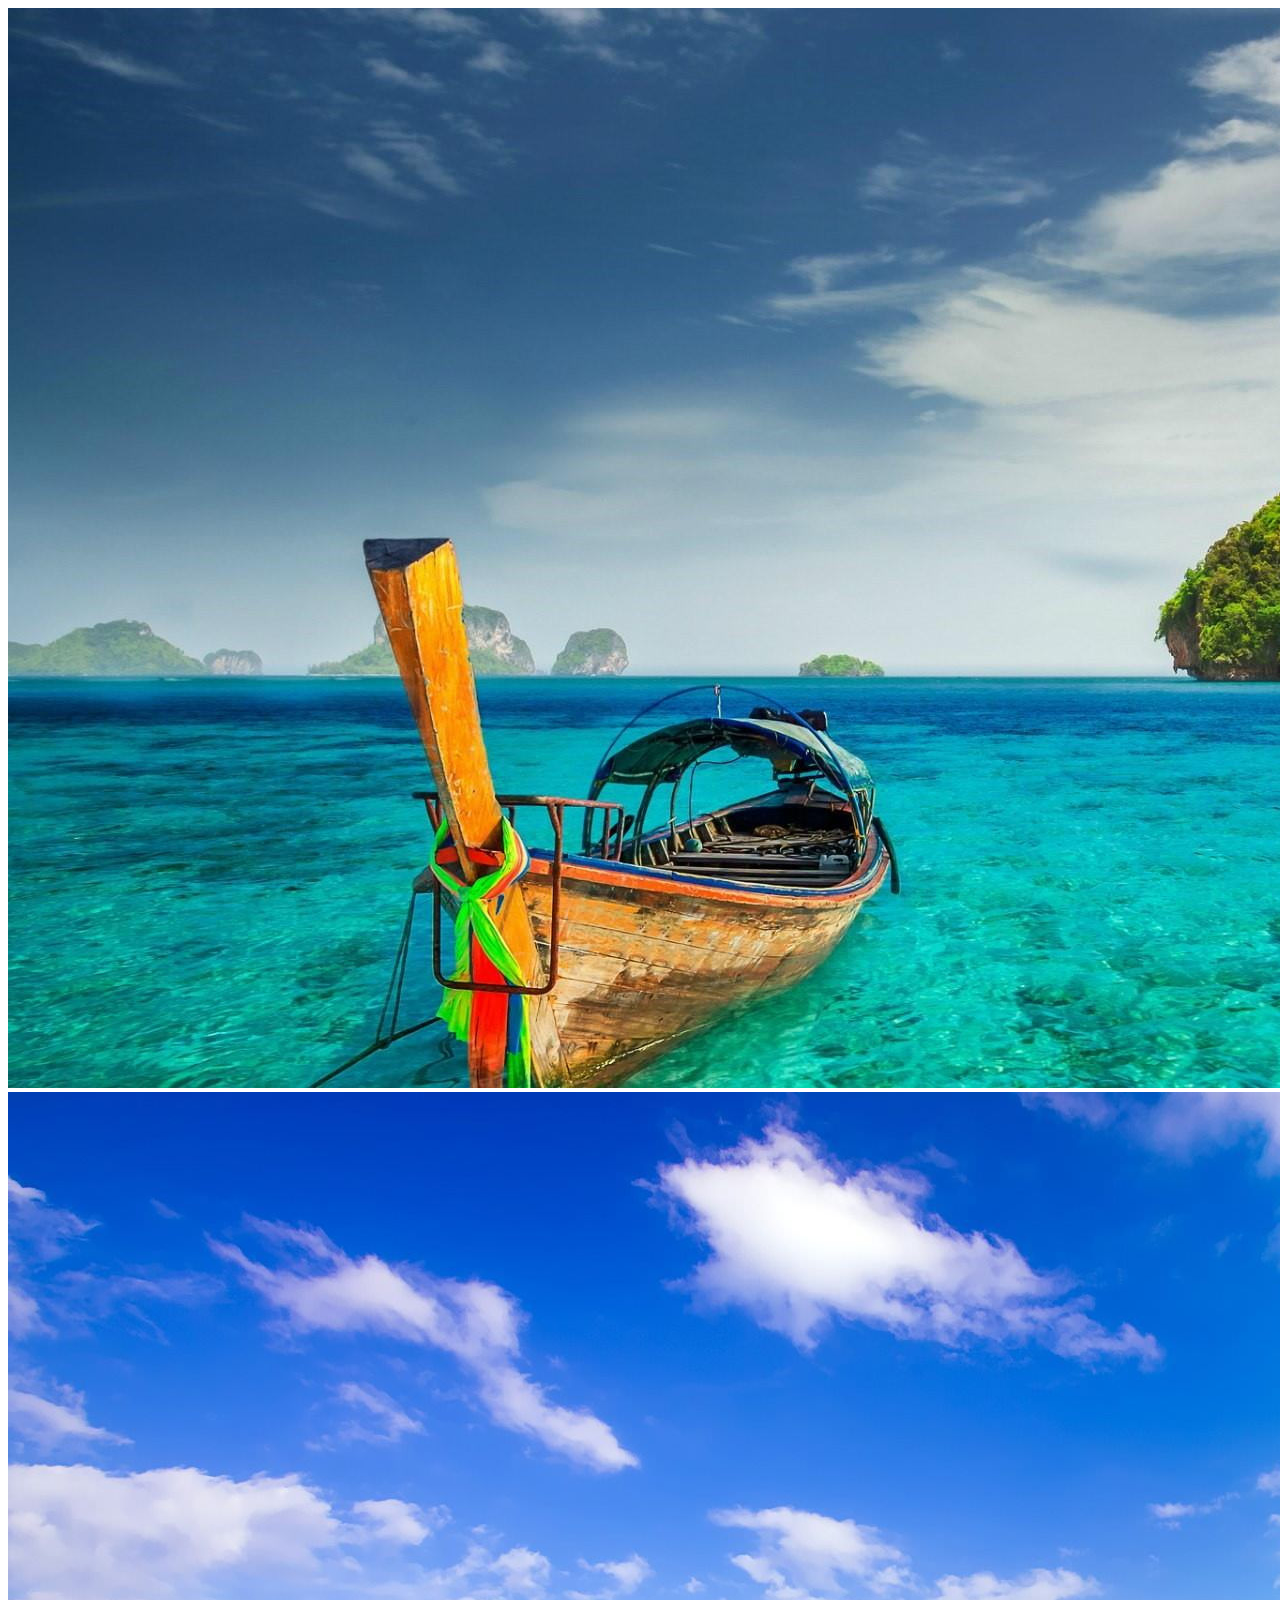
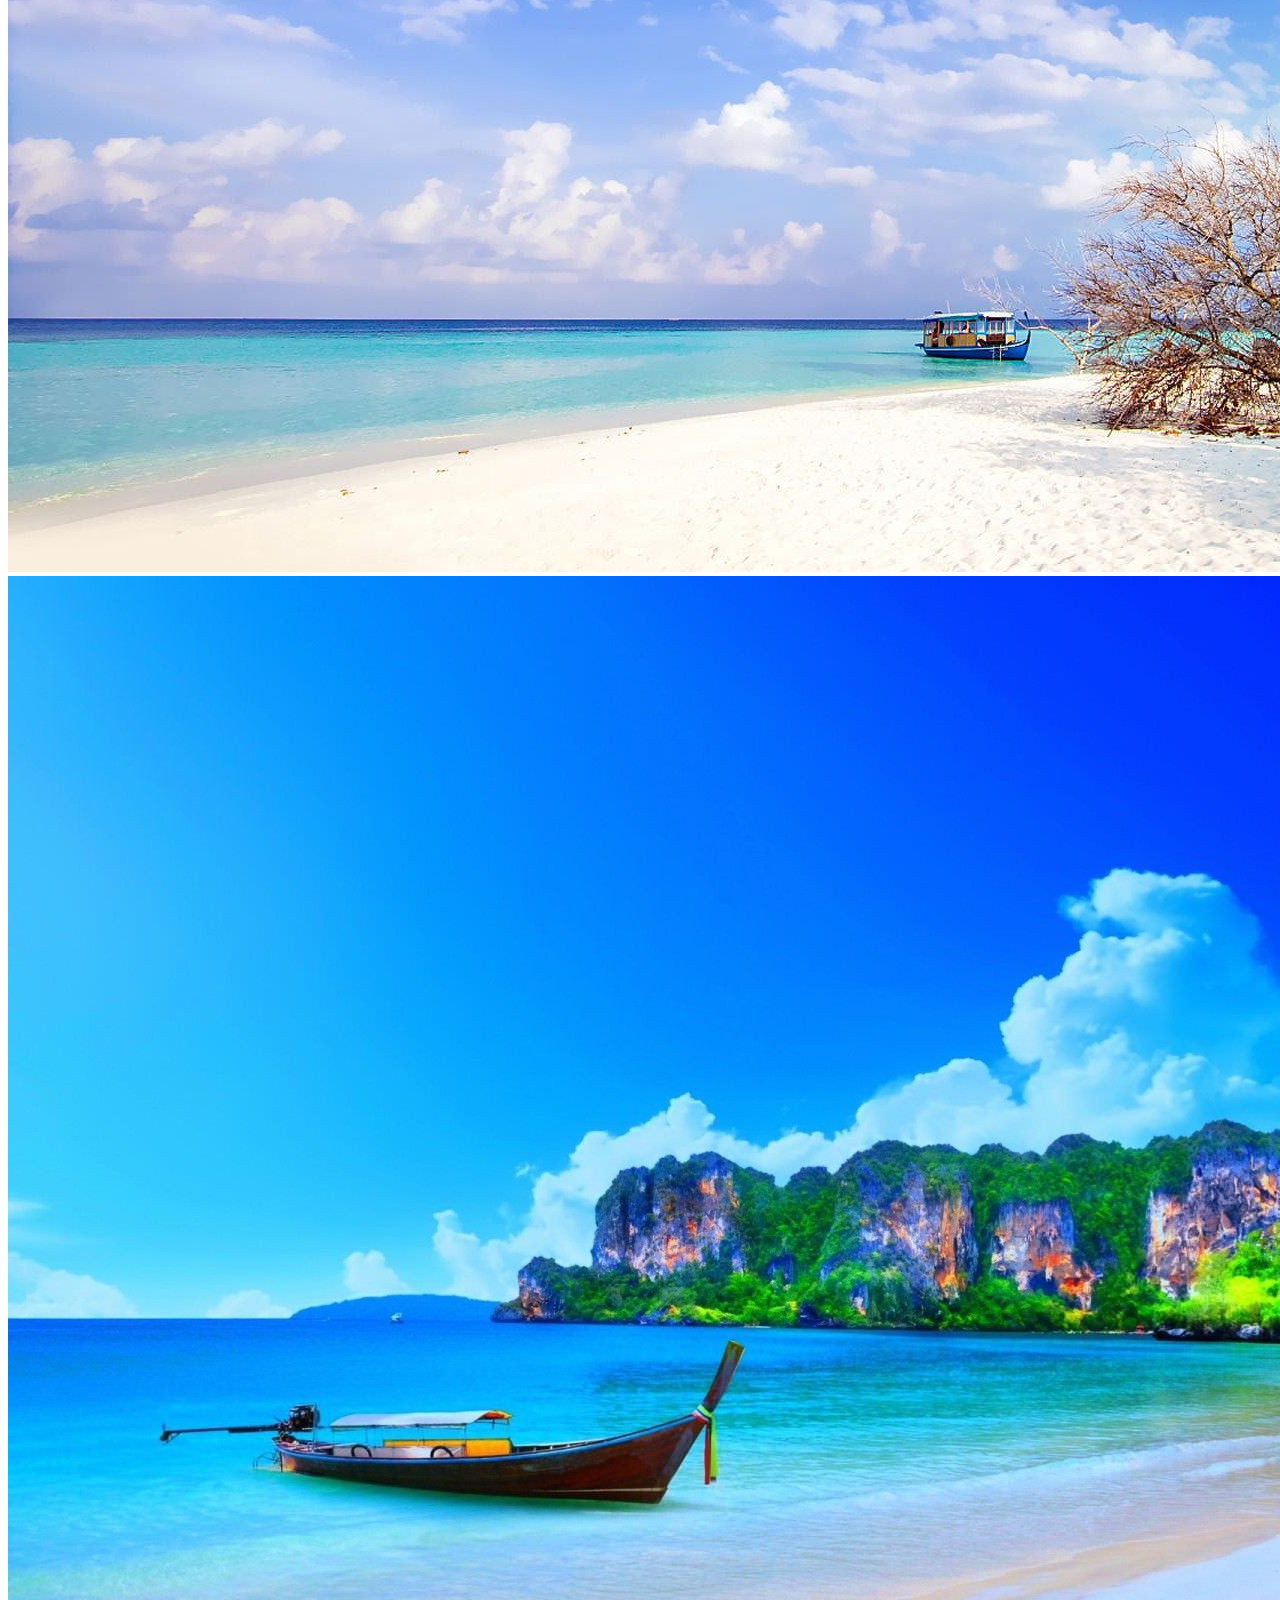
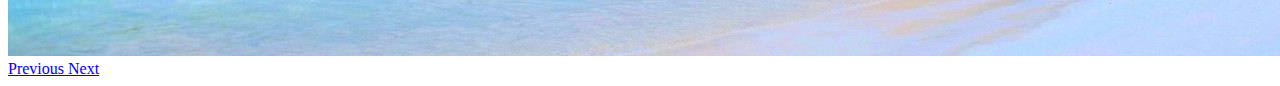
<file: Andaman.html>
<!DOCTYPE html>
<html lang="en" dir="ltr">

<head>
  <meta charset="utf-8">
  <meta name="viewport" content="width=device-width, initial-scale=1.0">
  <link rel="stylesheet" href="https://stackpath.bootstrapcdn.com/bootstrap/4.1.3/css/bootstrap.min.css" integrity="sha384-MCw98/SFnGE8fJT3GXwEOngsV7Zt27NXFoaoApmYm81iuXoPkFOJwJ8ERdknLPMO" crossorigin="anonymous">
  <script src="https://code.jquery.com/jquery-3.2.1.slim.min.js" integrity="sha384-KJ3o2DKtIkvYIK3UENzmM7KCkRr/rE9/Qpg6aAZGJwFDMVNA/GpGFF93hXpG5KkN" crossorigin="anonymous"></script>
  <script src="https://cdnjs.cloudflare.com/ajax/libs/popper.js/1.12.9/umd/popper.min.js" integrity="sha384-ApNbgh9B+Y1QKtv3Rn7W3mgPxhU9K/ScQsAP7hUibX39j7fakFPskvXusvfa0b4Q" crossorigin="anonymous"></script>
  <script src="https://maxcdn.bootstrapcdn.com/bootstrap/4.0.0/js/bootstrap.min.js" integrity="sha384-JZR6Spejh4U02d8jOt6vLEHfe/JQGiRRSQQxSfFWpi1MquVdAyjUar5+76PVCmYl" crossorigin="anonymous"></script>
  <title></title>
</head>
<style>
  body {
    background-size: cover;
  }
</style>

<body>
  <div id="carouselExampleControls" class="carousel slide" data-ride="carousel">
    <div class="carousel-inner">
      <div class="carousel-item active">
        <img class="d-block w-100" src="css\images\andaman.jpg" alt="First slide">
      </div>
      <div class="carousel-item">
        <img class="d-block w-100" src="css\images\andaman2.jpg" alt="Second slide">
      </div>
      <div class="carousel-item">
        <img class="d-block w-100" src="css\images\andaman3.jpg" alt="Third slide">
      </div>
    </div>
    <a class="carousel-control-prev" href="#carouselExampleControls" role="button" data-slide="prev">
      <span class="carousel-control-prev-icon" aria-hidden="true"></span>
      <span class="sr-only">Previous</span>
    </a>
    <a class="carousel-control-next" href="#carouselExampleControls" role="button" data-slide="next">
      <span class="carousel-control-next-icon" aria-hidden="true"></span>
      <span class="sr-only">Next</span>
    </a>
  </div>
</body>

</html>
</file>
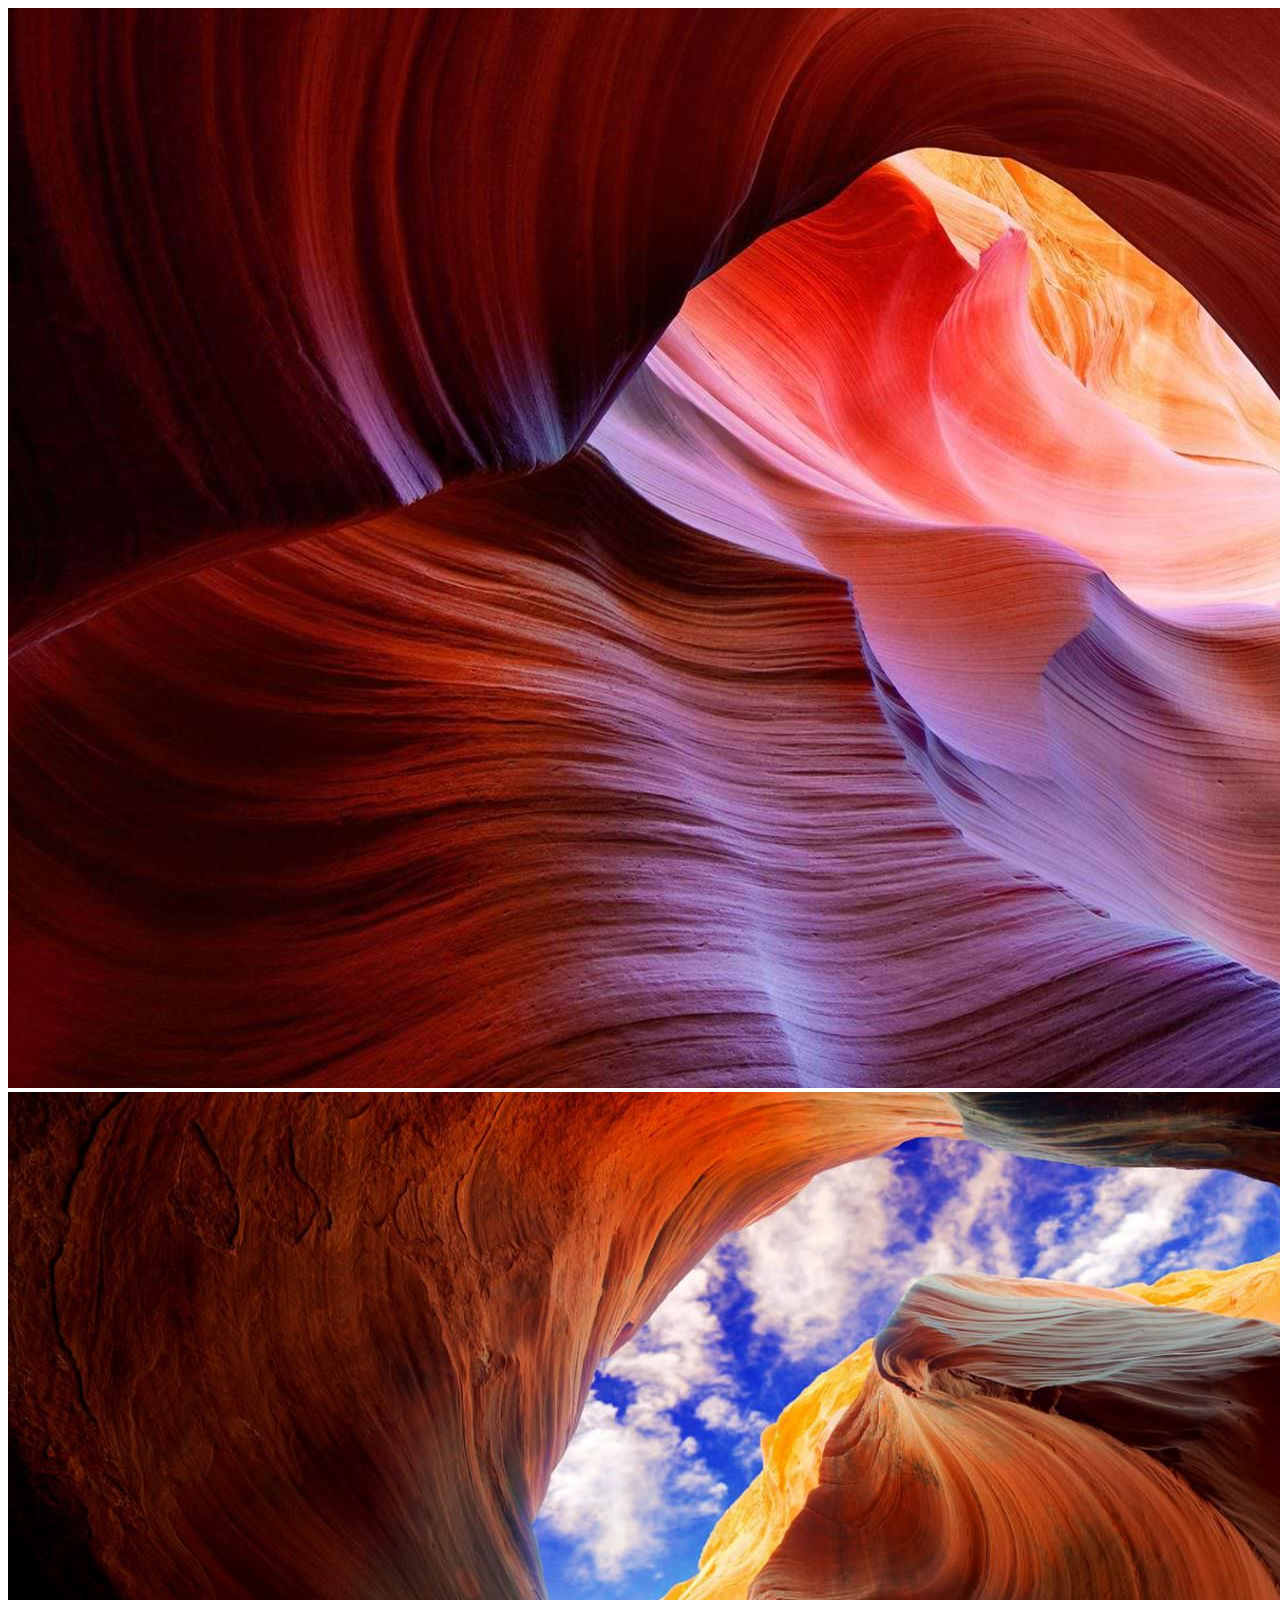
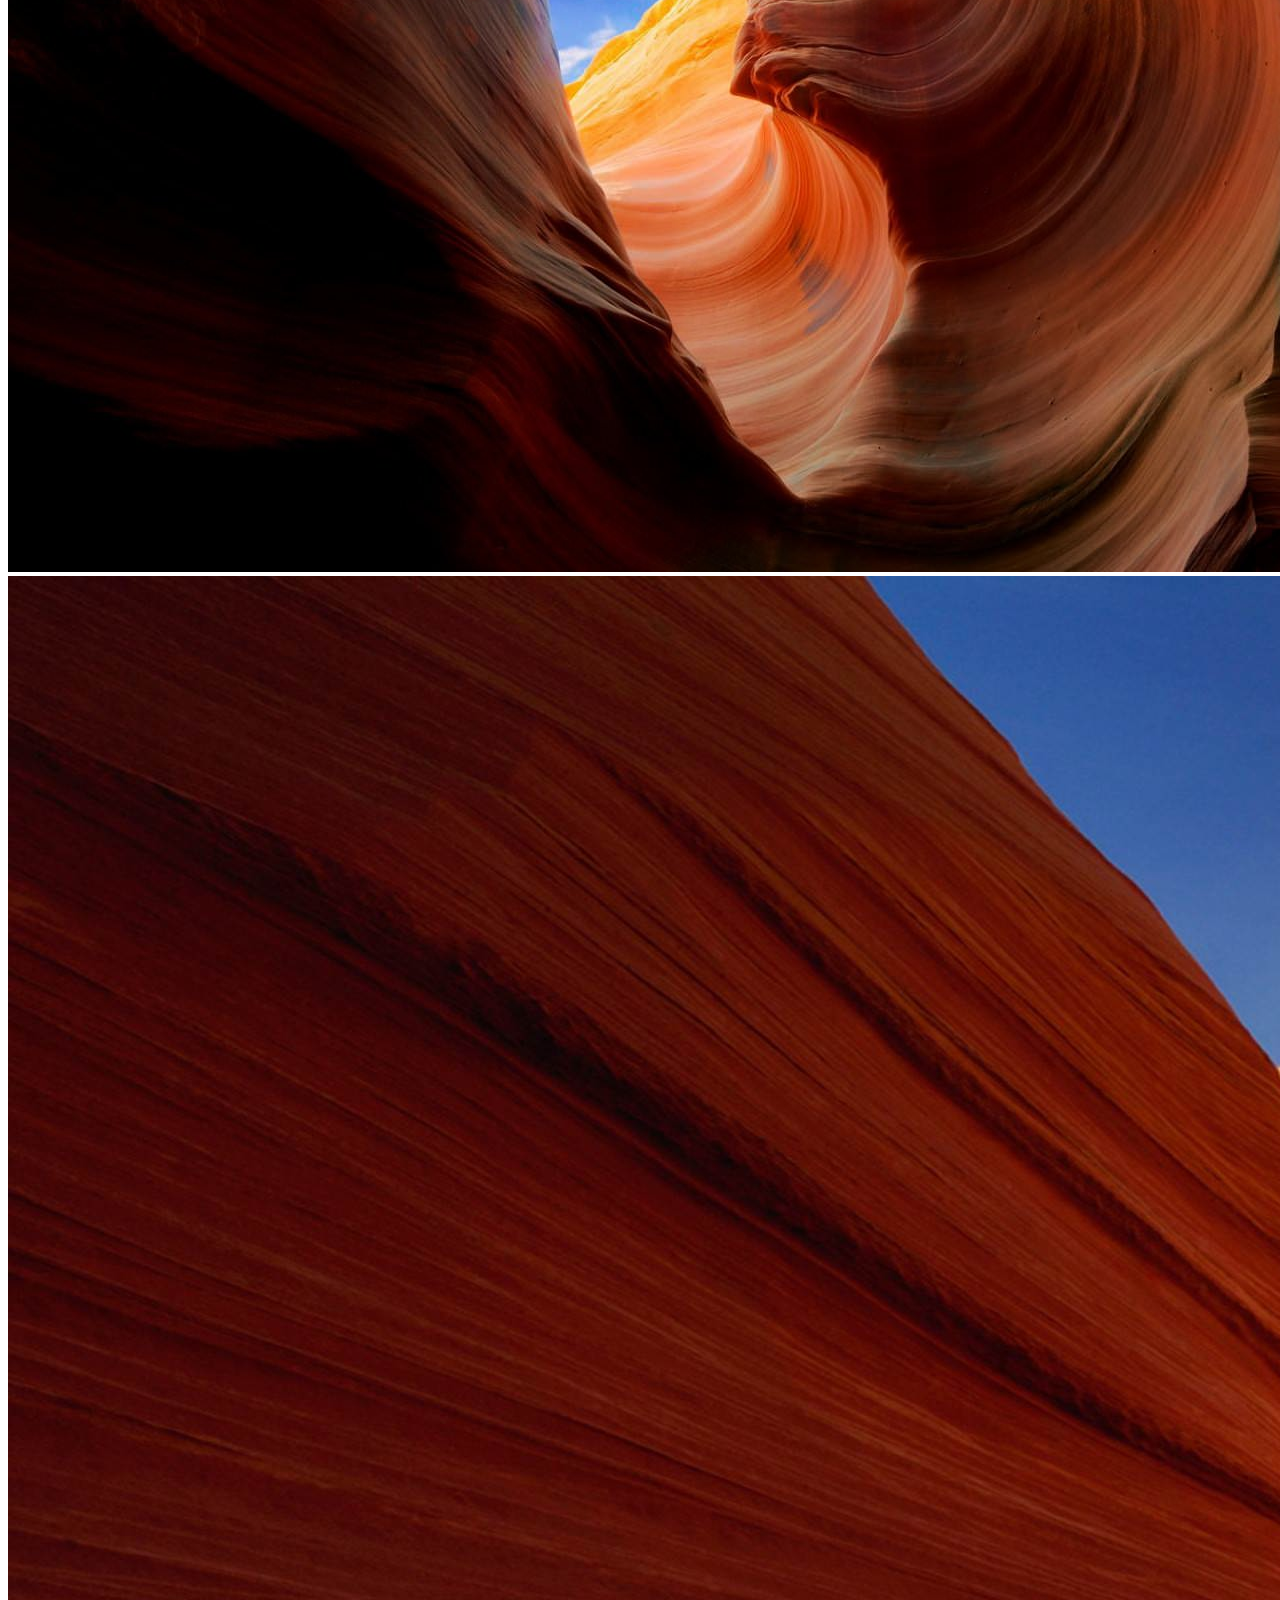
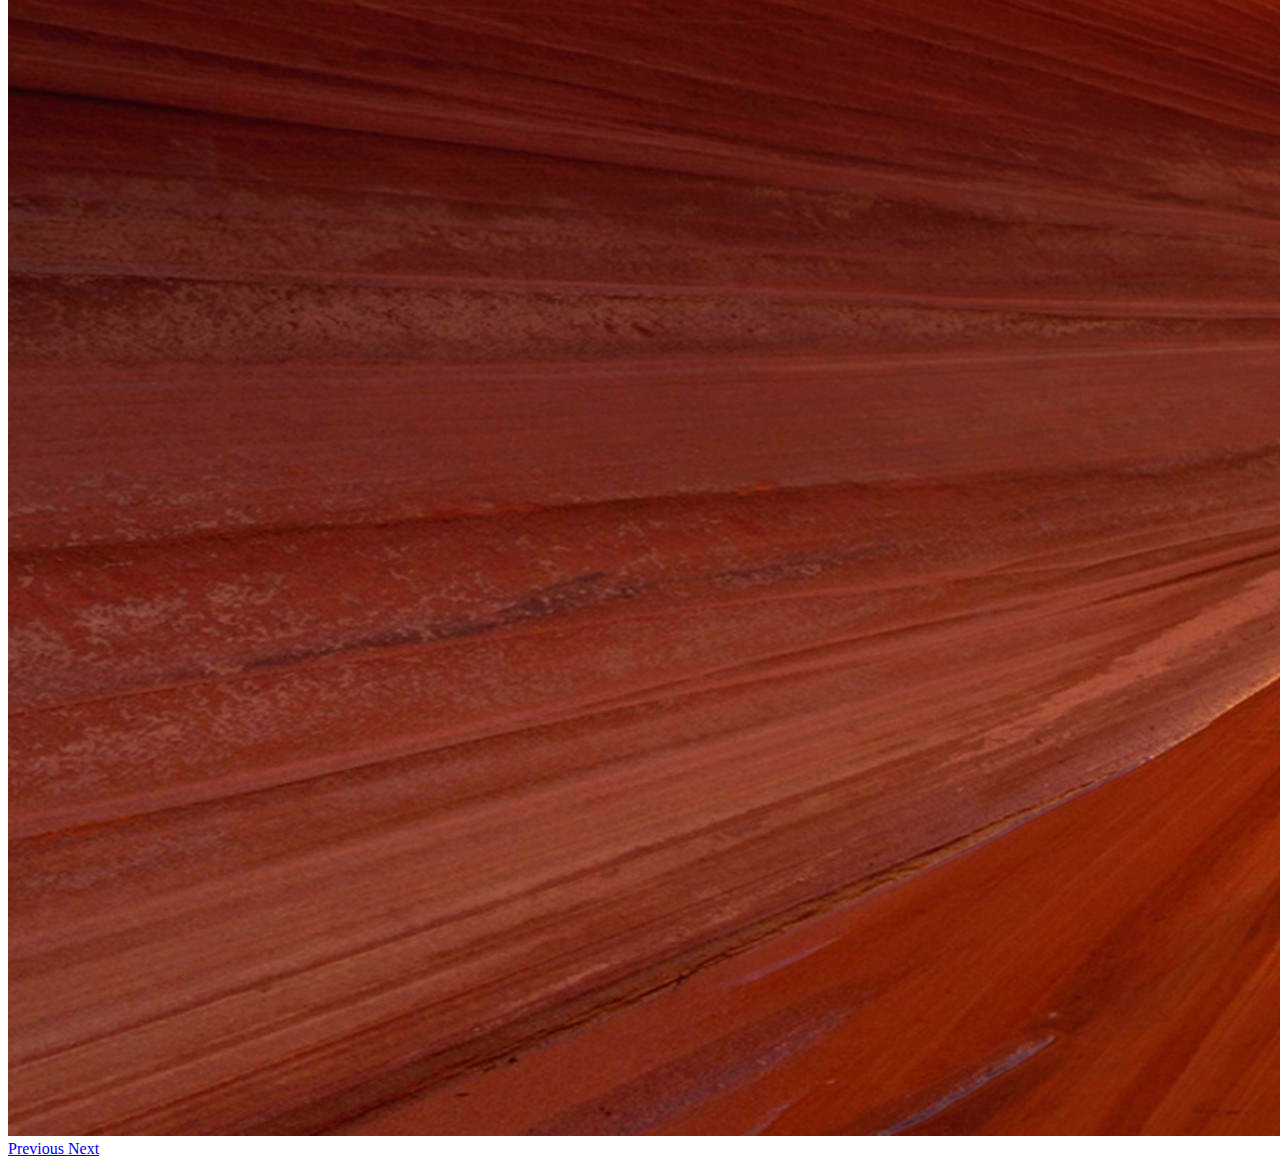
<file: antelope.html>
<!DOCTYPE html>
<html lang="en" dir="ltr">

<head>
  <meta charset="utf-8">
  <meta name="viewport" content="width=device-width, initial-scale=1.0">
  <link rel="stylesheet" href="https://stackpath.bootstrapcdn.com/bootstrap/4.1.3/css/bootstrap.min.css" integrity="sha384-MCw98/SFnGE8fJT3GXwEOngsV7Zt27NXFoaoApmYm81iuXoPkFOJwJ8ERdknLPMO" crossorigin="anonymous">
  <script src="https://code.jquery.com/jquery-3.2.1.slim.min.js" integrity="sha384-KJ3o2DKtIkvYIK3UENzmM7KCkRr/rE9/Qpg6aAZGJwFDMVNA/GpGFF93hXpG5KkN" crossorigin="anonymous"></script>
  <script src="https://cdnjs.cloudflare.com/ajax/libs/popper.js/1.12.9/umd/popper.min.js" integrity="sha384-ApNbgh9B+Y1QKtv3Rn7W3mgPxhU9K/ScQsAP7hUibX39j7fakFPskvXusvfa0b4Q" crossorigin="anonymous"></script>
  <script src="https://maxcdn.bootstrapcdn.com/bootstrap/4.0.0/js/bootstrap.min.js" integrity="sha384-JZR6Spejh4U02d8jOt6vLEHfe/JQGiRRSQQxSfFWpi1MquVdAyjUar5+76PVCmYl" crossorigin="anonymous"></script>
  <title></title>
</head>
<style>
  body {
    background-size: cover;
  }
</style>

<body>
  <div id="carouselExampleControls" class="carousel slide" data-ride="carousel">
    <div class="carousel-inner">
      <div class="carousel-item active">
        <img class="d-block w-100" src="css\images\antelope.jpg" alt="First slide">
      </div>
      <div class="carousel-item">
        <img class="d-block w-100" src="css\images\antelope2.jpg" alt="Second slide">
      </div>
      <div class="carousel-item">
        <img class="d-block w-100" src="css\images\antelope3.jpg" alt="Third slide">
      </div>
    </div>
    <a class="carousel-control-prev" href="#carouselExampleControls" role="button" data-slide="prev">
      <span class="carousel-control-prev-icon" aria-hidden="true"></span>
      <span class="sr-only">Previous</span>
    </a>
    <a class="carousel-control-next" href="#carouselExampleControls" role="button" data-slide="next">
      <span class="carousel-control-next-icon" aria-hidden="true"></span>
      <span class="sr-only">Next</span>
    </a>
  </div>
</body>

</html>
</file>
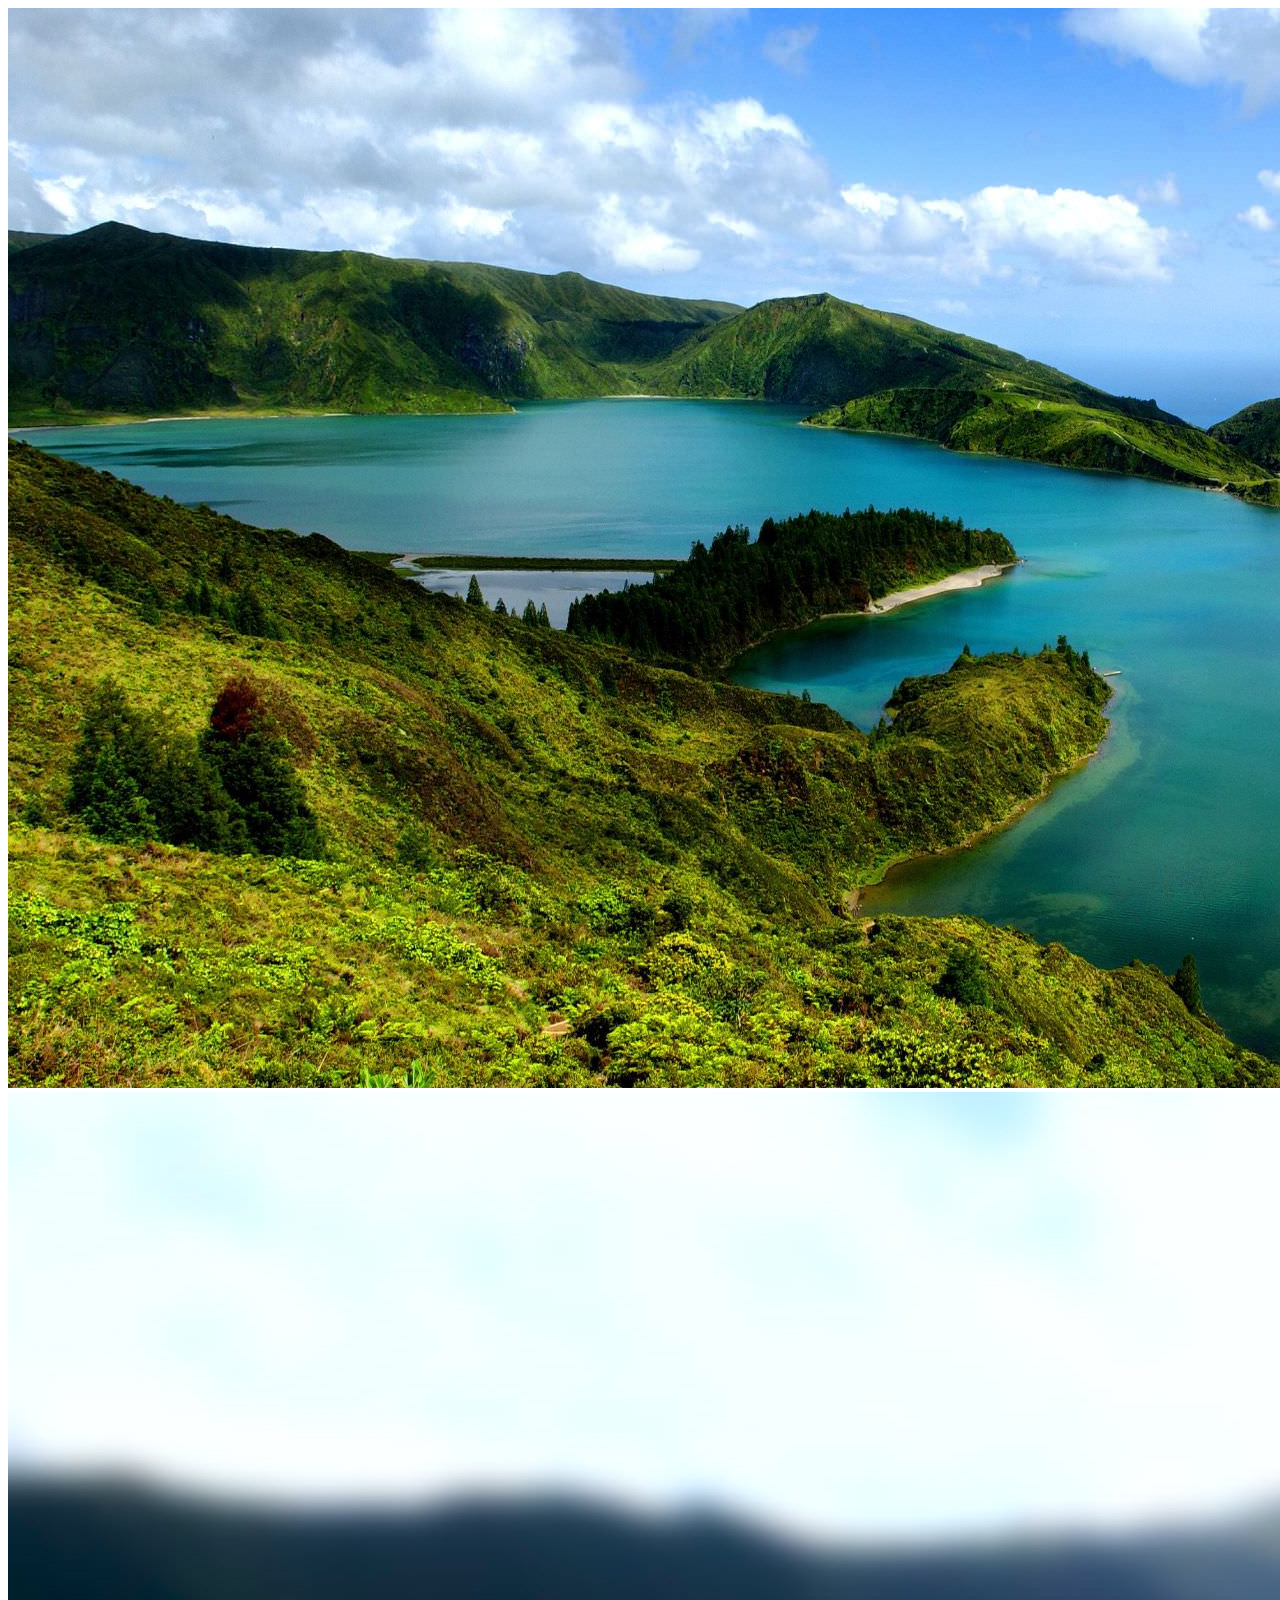
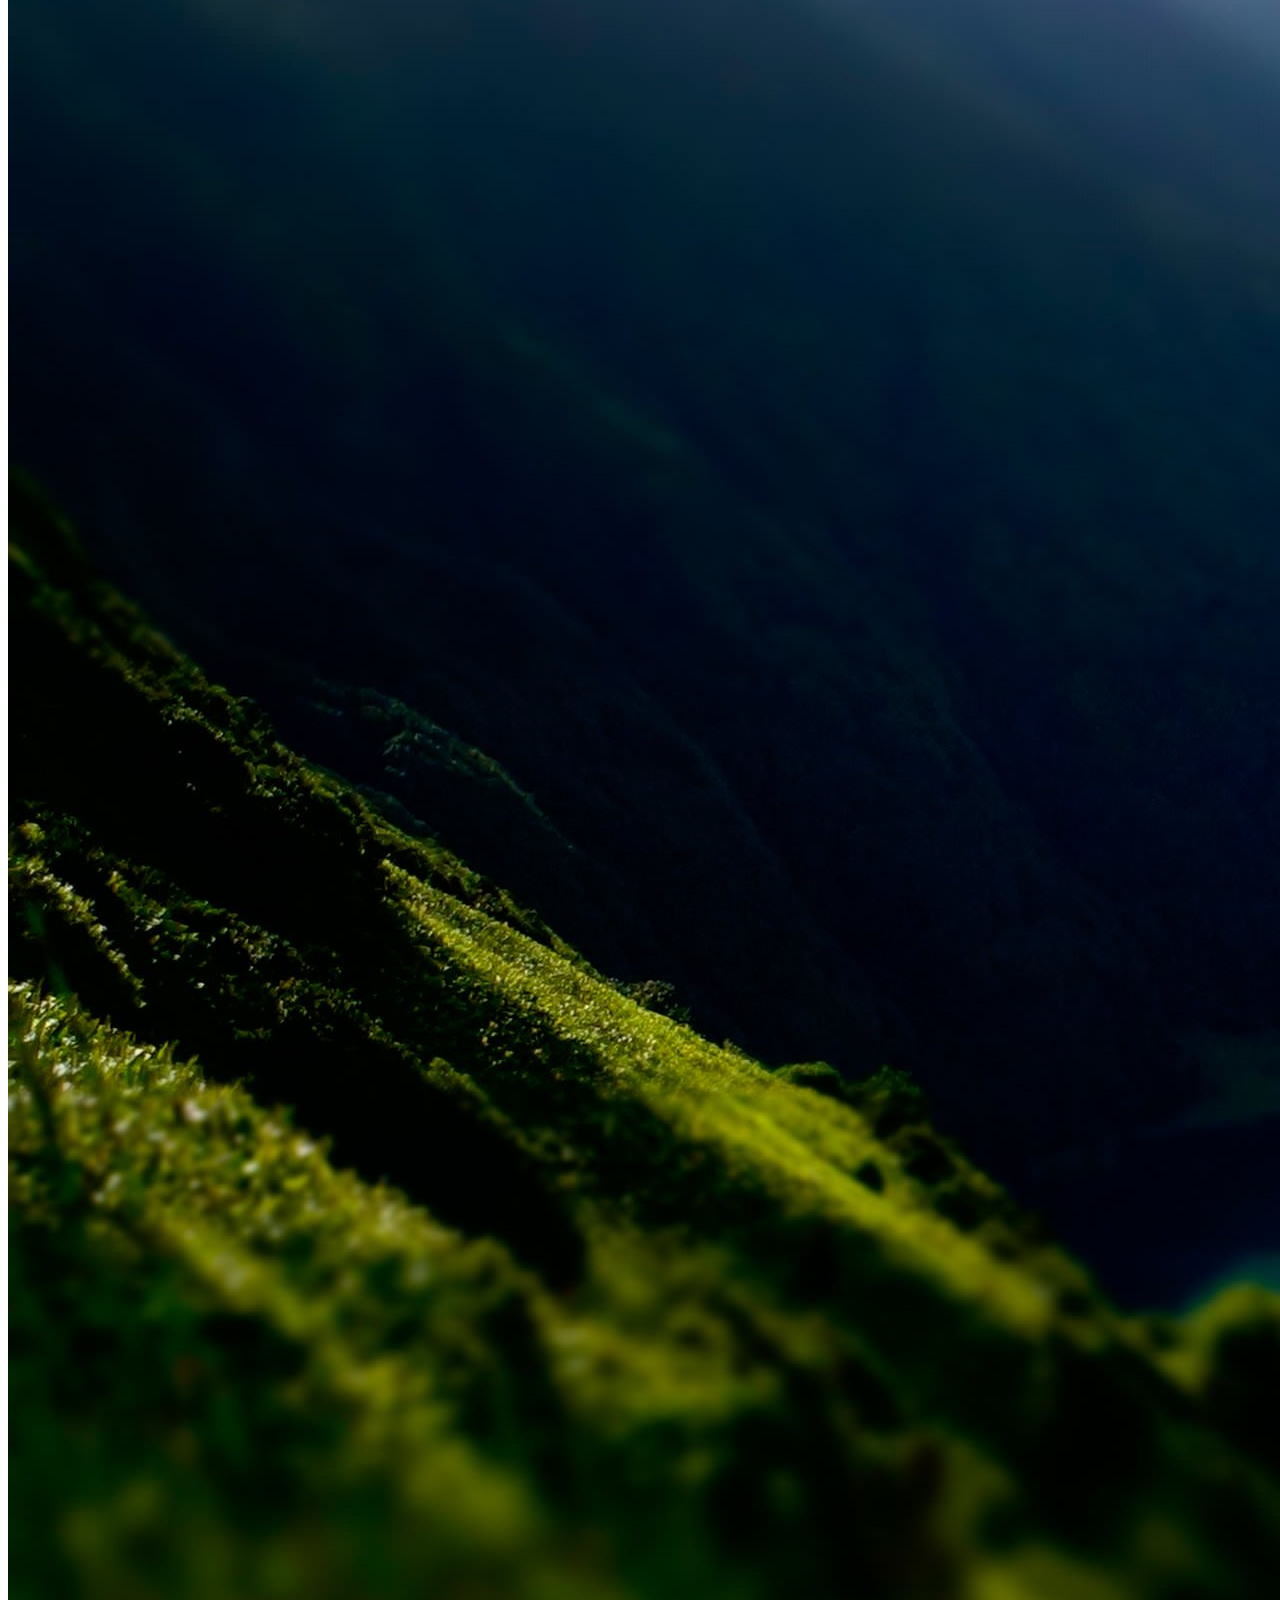
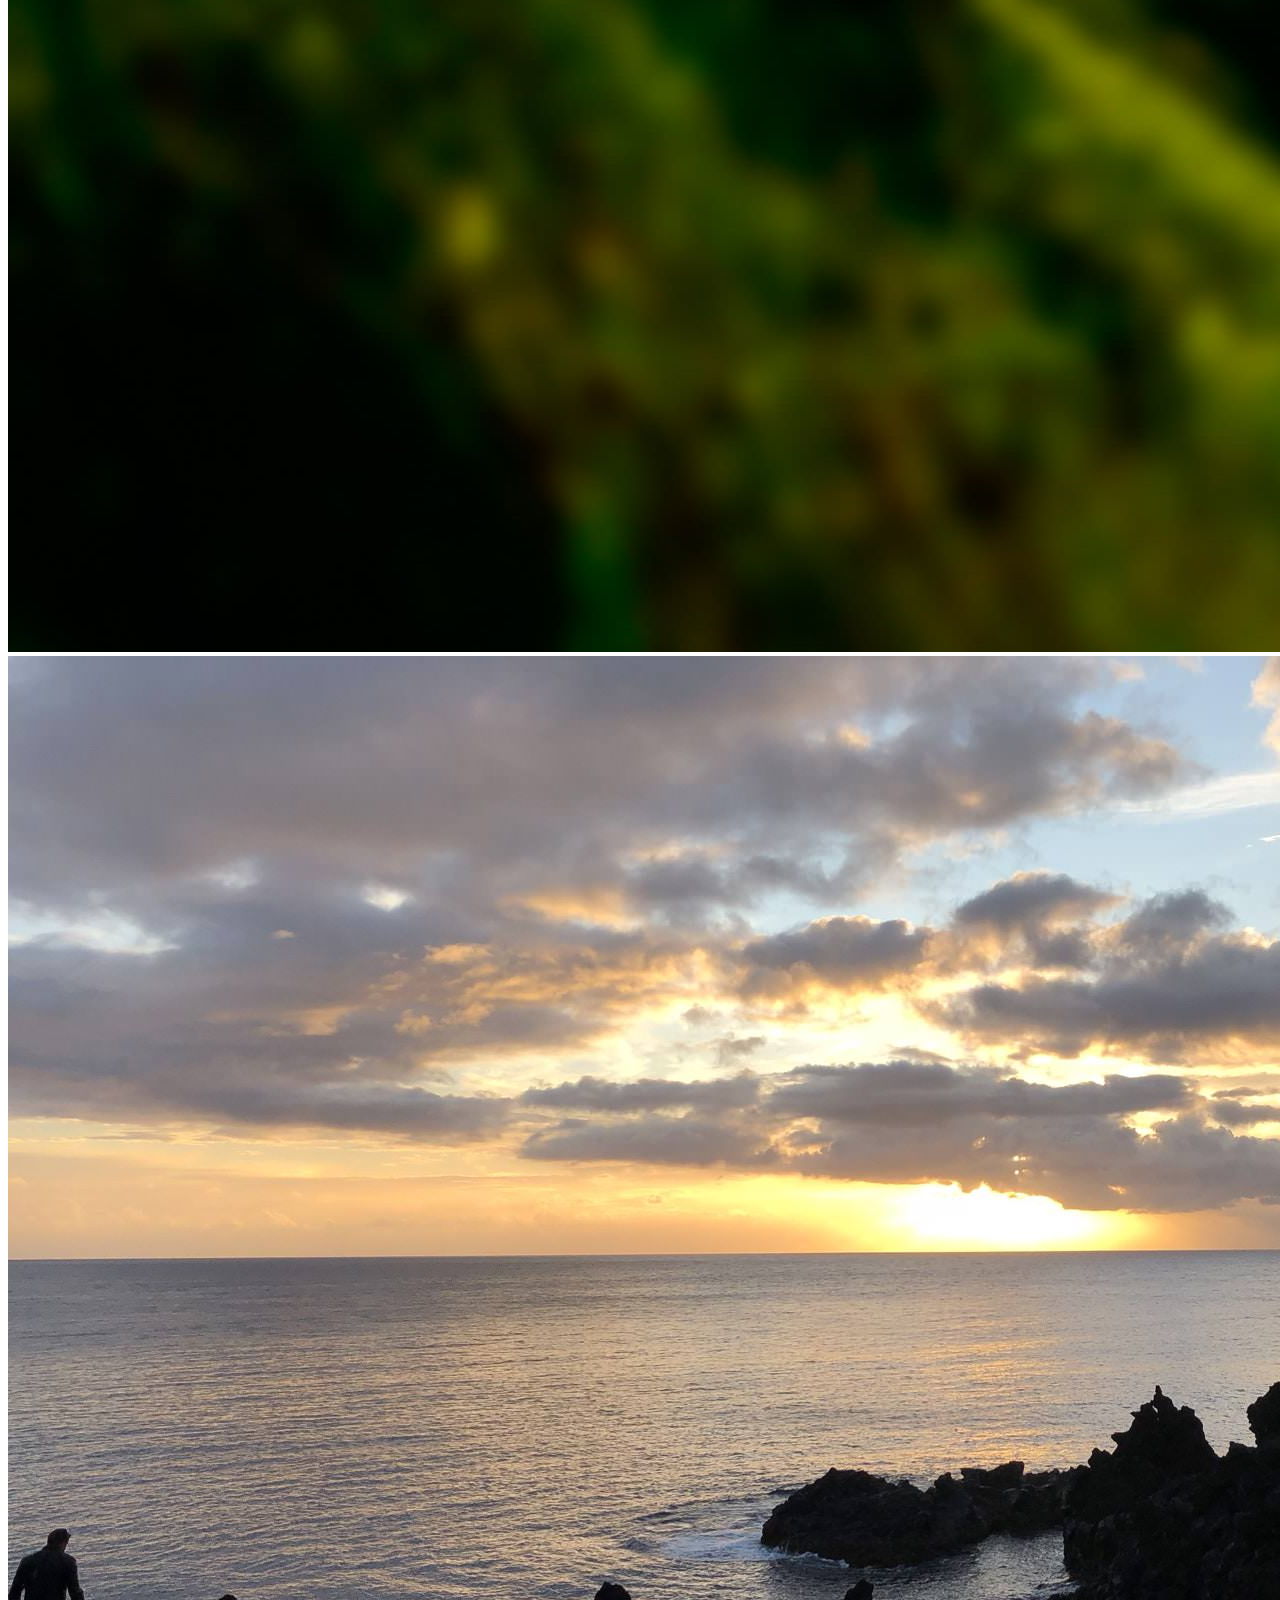
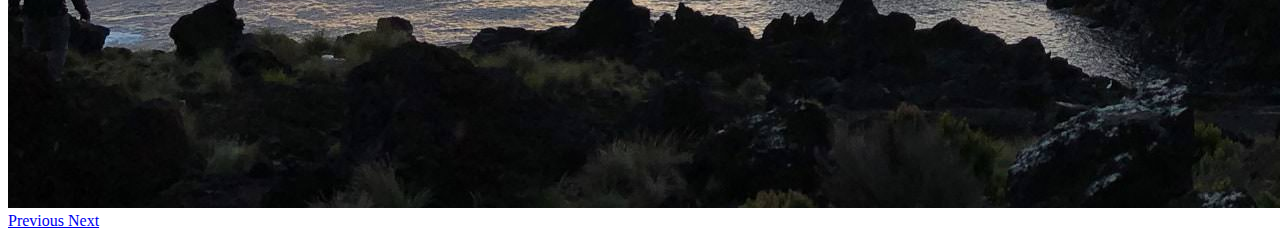
<file: azores.html>
<!DOCTYPE html>
<html lang="en" dir="ltr">

<head>
  <meta charset="utf-8">
  <link rel="stylesheet" href="https://stackpath.bootstrapcdn.com/bootstrap/4.1.3/css/bootstrap.min.css" integrity="sha384-MCw98/SFnGE8fJT3GXwEOngsV7Zt27NXFoaoApmYm81iuXoPkFOJwJ8ERdknLPMO" crossorigin="anonymous">
  <script src="https://code.jquery.com/jquery-3.2.1.slim.min.js" integrity="sha384-KJ3o2DKtIkvYIK3UENzmM7KCkRr/rE9/Qpg6aAZGJwFDMVNA/GpGFF93hXpG5KkN" crossorigin="anonymous"></script>
  <script src="https://cdnjs.cloudflare.com/ajax/libs/popper.js/1.12.9/umd/popper.min.js" integrity="sha384-ApNbgh9B+Y1QKtv3Rn7W3mgPxhU9K/ScQsAP7hUibX39j7fakFPskvXusvfa0b4Q" crossorigin="anonymous"></script>
  <script src="https://maxcdn.bootstrapcdn.com/bootstrap/4.0.0/js/bootstrap.min.js" integrity="sha384-JZR6Spejh4U02d8jOt6vLEHfe/JQGiRRSQQxSfFWpi1MquVdAyjUar5+76PVCmYl" crossorigin="anonymous"></script>
  <title></title>
</head>

<body>
  <div id="carouselExampleControls" class="carousel slide" data-ride="carousel">
    <div class="carousel-inner">
      <div class="carousel-item active">
        <img class="d-block w-100" src="css\images\azores.jpg" alt="First slide">
      </div>
      <div class="carousel-item">
        <img class="d-block w-100" src="css\images\azores2.jpg" alt="Second slide">
      </div>
      <div class="carousel-item">
        <img class="d-block w-100" src="css\images\azores3.jpg" alt="Third slide">
      </div>
    </div>
    <a class="carousel-control-prev" href="#carouselExampleControls" role="button" data-slide="prev">
      <span class="carousel-control-prev-icon" aria-hidden="true"></span>
      <span class="sr-only">Previous</span>
    </a>
    <a class="carousel-control-next" href="#carouselExampleControls" role="button" data-slide="next">
      <span class="carousel-control-next-icon" aria-hidden="true"></span>
      <span class="sr-only">Next</span>
    </a>
  </div>
</body>

</html>
</file>
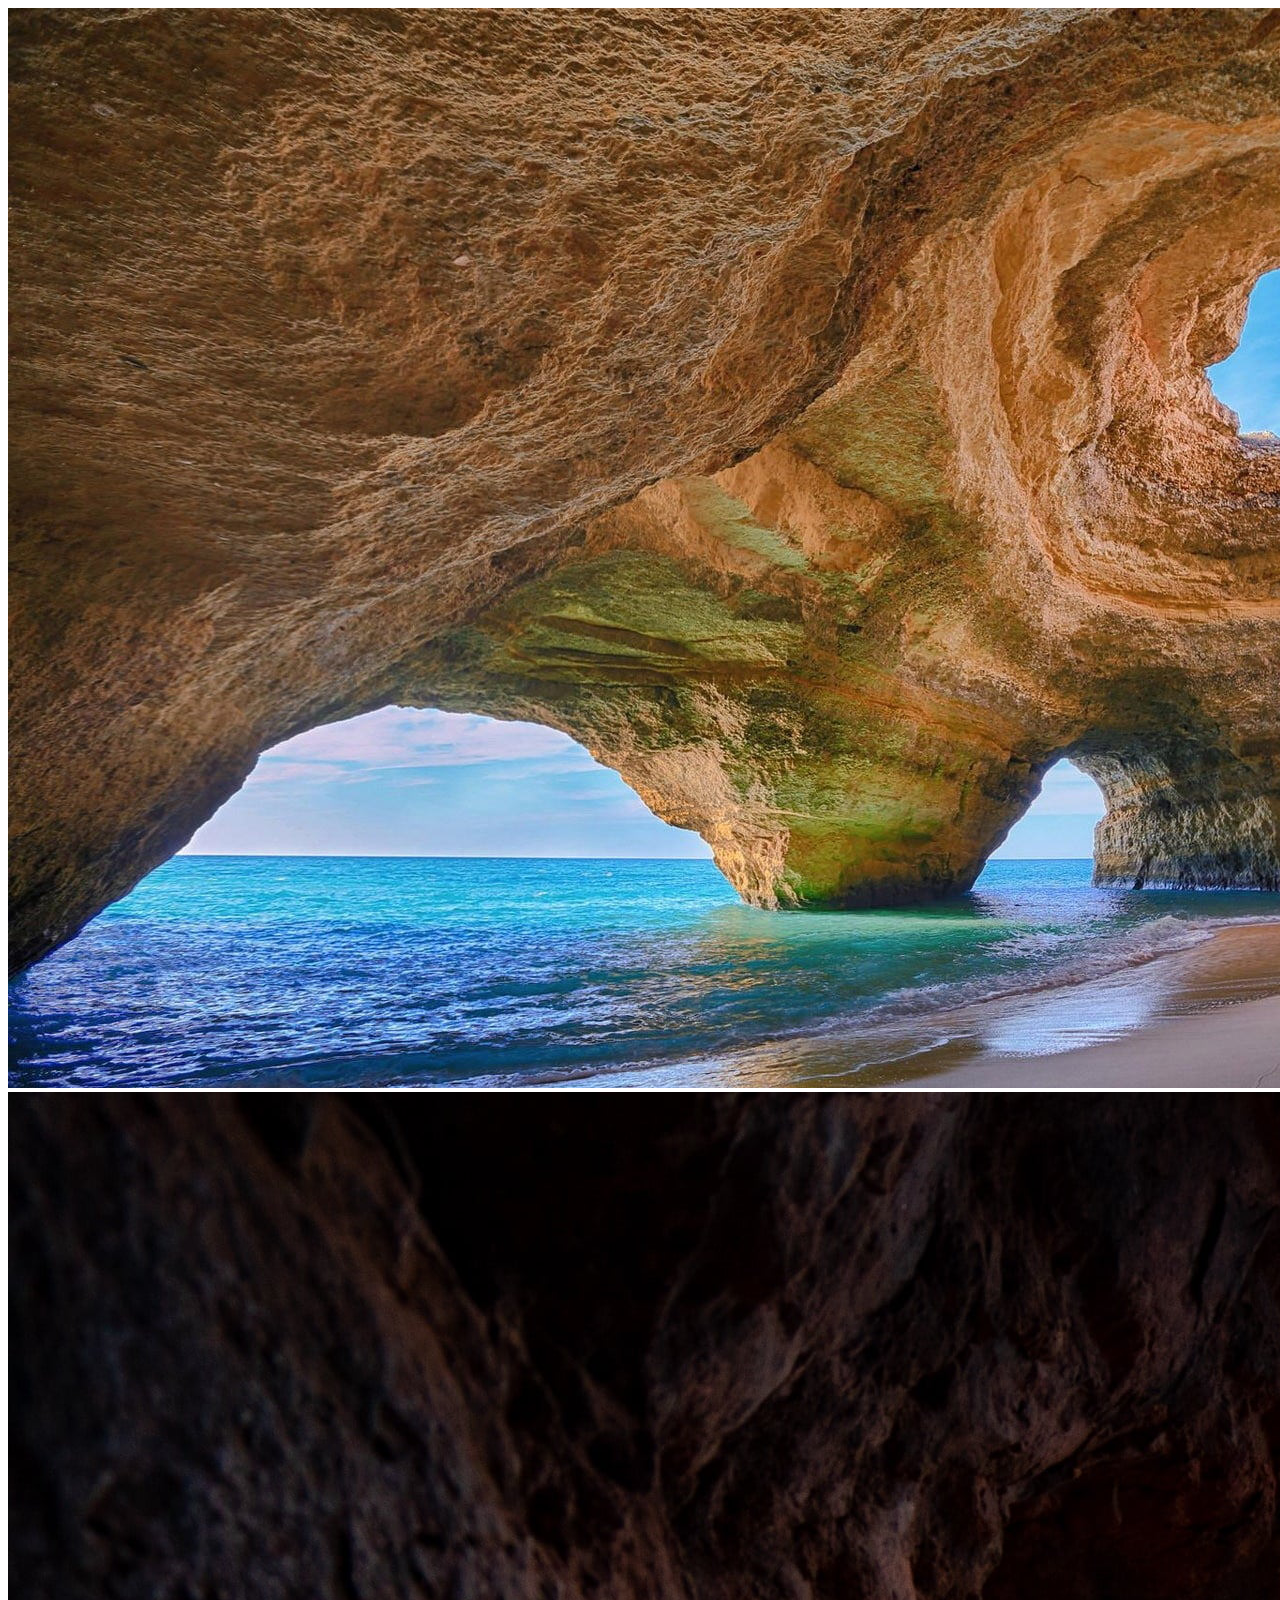
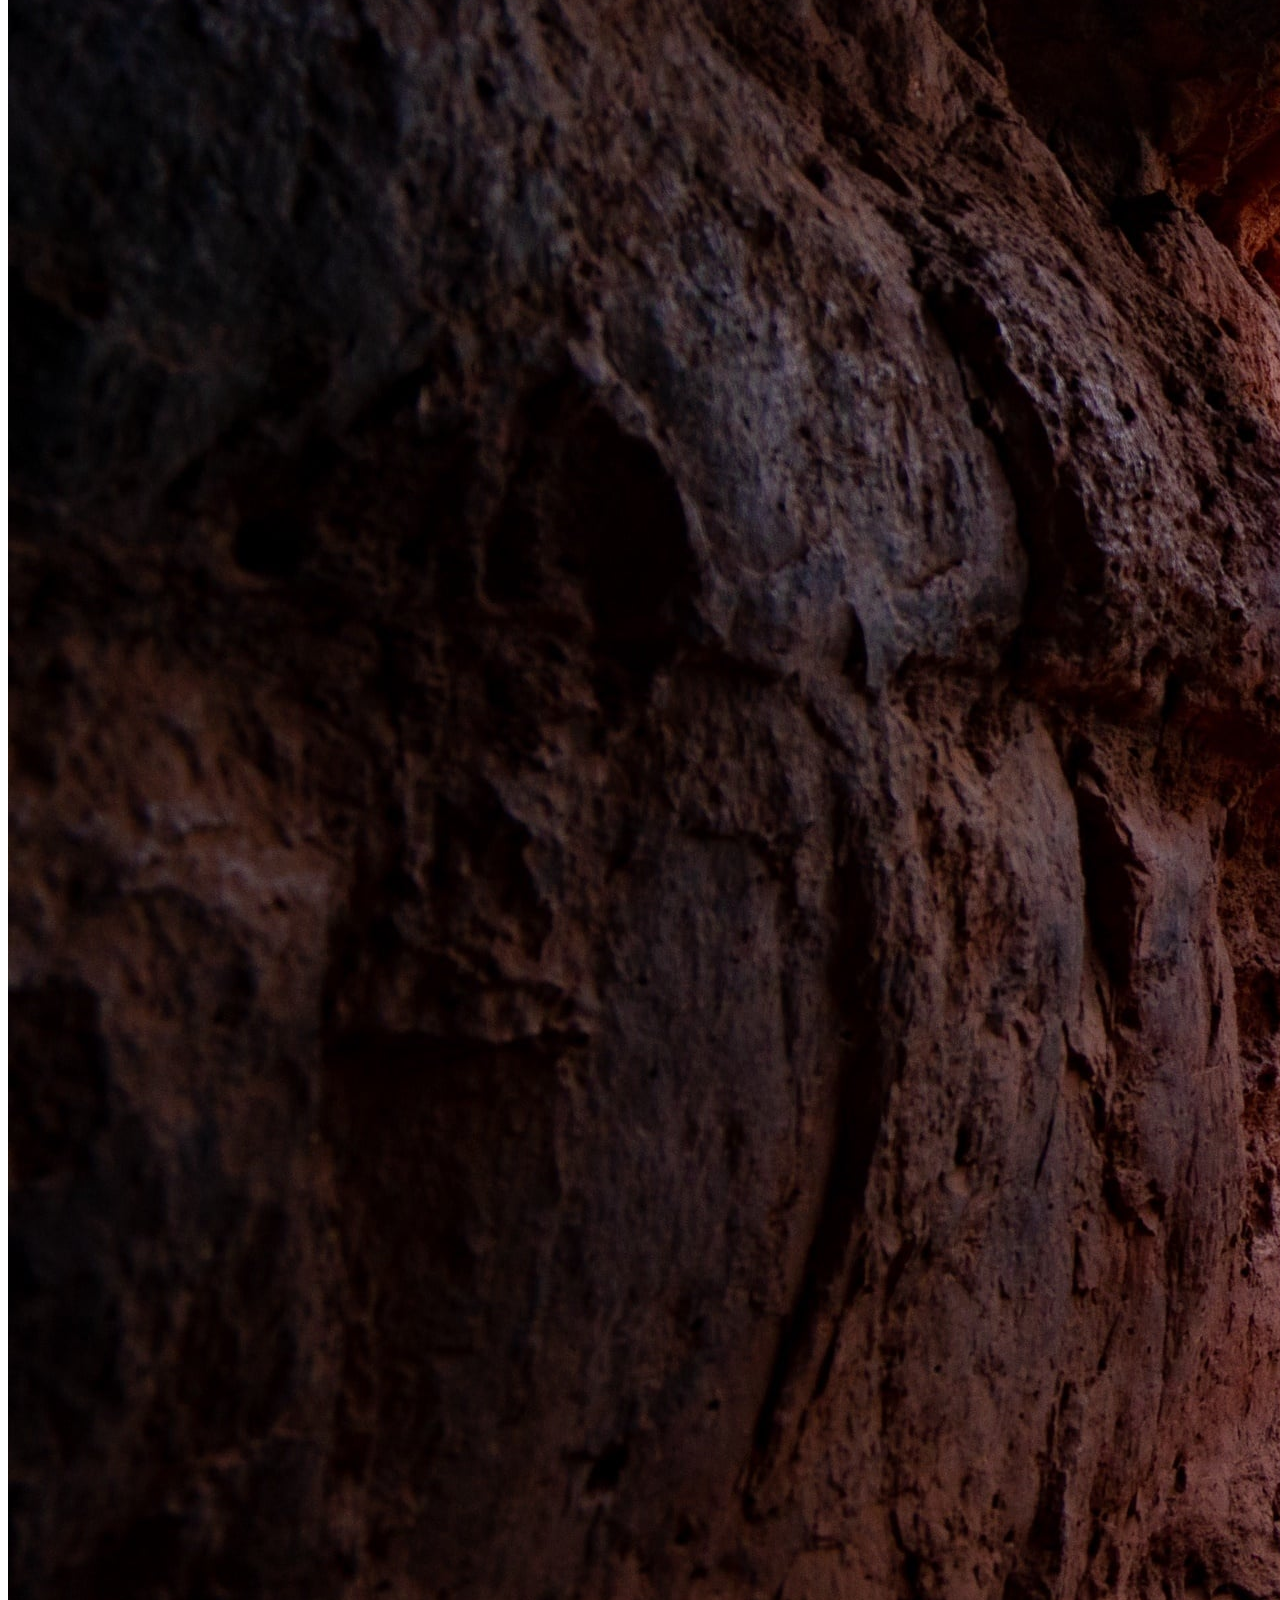
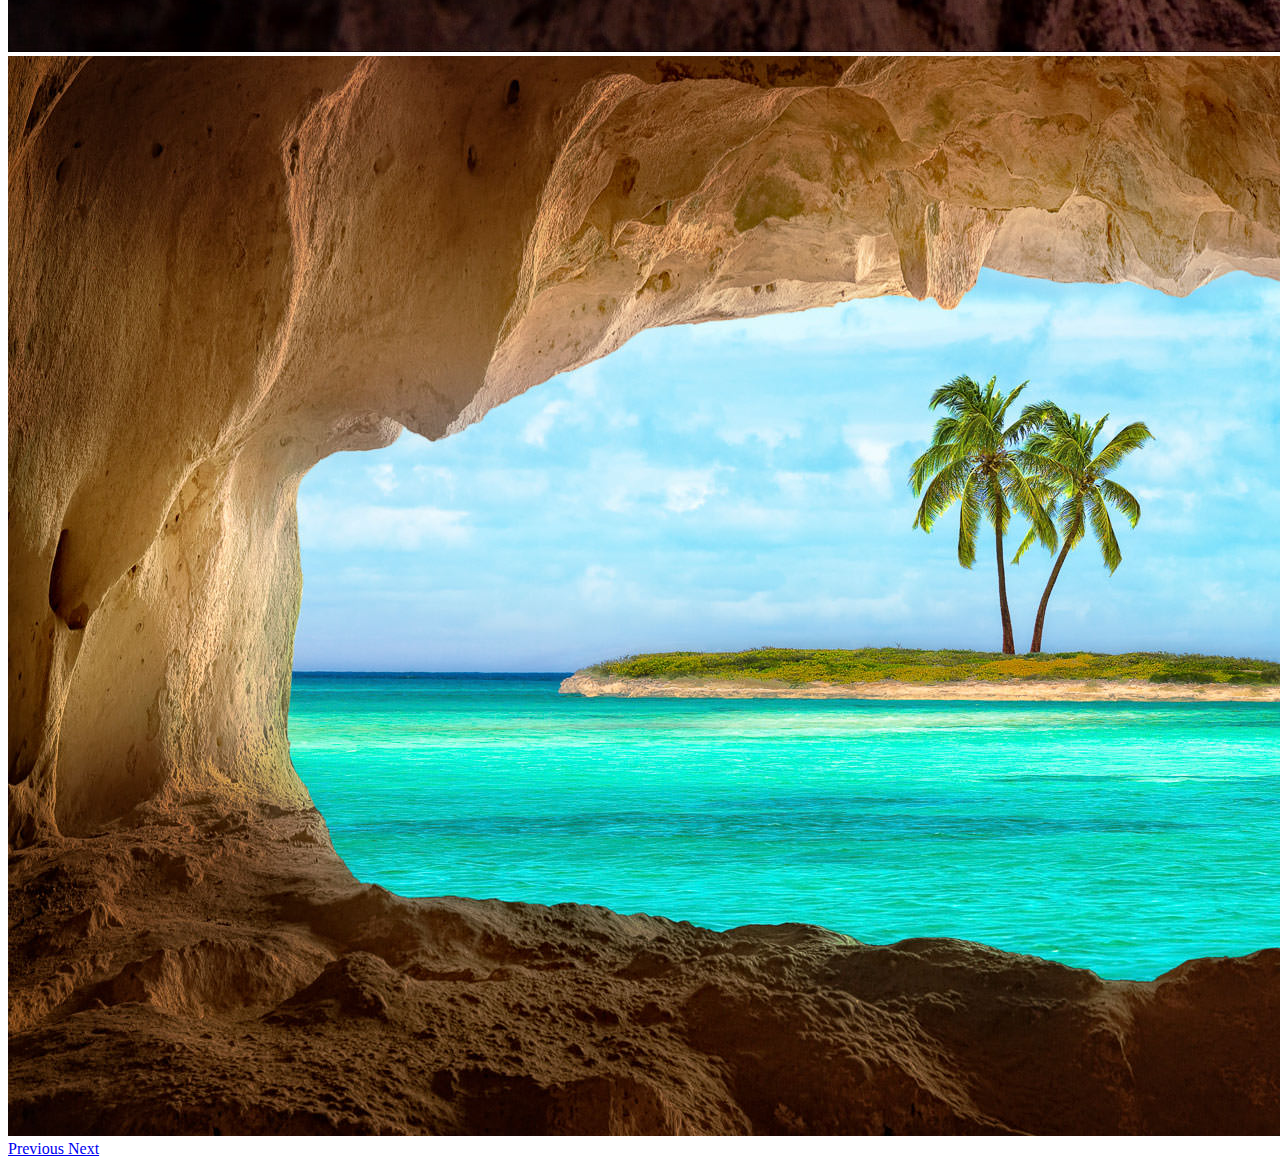
<file: Caves.html>
<!DOCTYPE html>
<html lang="en" dir="ltr">

<head>
  <meta charset="utf-8">
  <link rel="stylesheet" href="https://stackpath.bootstrapcdn.com/bootstrap/4.1.3/css/bootstrap.min.css" integrity="sha384-MCw98/SFnGE8fJT3GXwEOngsV7Zt27NXFoaoApmYm81iuXoPkFOJwJ8ERdknLPMO" crossorigin="anonymous">
  <script src="https://code.jquery.com/jquery-3.2.1.slim.min.js" integrity="sha384-KJ3o2DKtIkvYIK3UENzmM7KCkRr/rE9/Qpg6aAZGJwFDMVNA/GpGFF93hXpG5KkN" crossorigin="anonymous"></script>
  <script src="https://cdnjs.cloudflare.com/ajax/libs/popper.js/1.12.9/umd/popper.min.js" integrity="sha384-ApNbgh9B+Y1QKtv3Rn7W3mgPxhU9K/ScQsAP7hUibX39j7fakFPskvXusvfa0b4Q" crossorigin="anonymous"></script>
  <script src="https://maxcdn.bootstrapcdn.com/bootstrap/4.0.0/js/bootstrap.min.js" integrity="sha384-JZR6Spejh4U02d8jOt6vLEHfe/JQGiRRSQQxSfFWpi1MquVdAyjUar5+76PVCmYl" crossorigin="anonymous"></script>
  <title></title>
</head>

<body>
  <div id="carouselExampleControls" class="carousel slide" data-ride="carousel">
    <div class="carousel-inner">
      <div class="carousel-item active">
        <img class="d-block w-100" src="css\images\caves.jpg" alt="First slide">
      </div>
      <div class="carousel-item">
        <img class="d-block w-100" src="css\images\caves2.jpg" alt="Second slide">
      </div>
      <div class="carousel-item">
        <img class="d-block w-100" src="css\images\caves3.jpg" alt="Third slide">
      </div>
    </div>
    <a class="carousel-control-prev" href="#carouselExampleControls" role="button" data-slide="prev">
      <span class="carousel-control-prev-icon" aria-hidden="true"></span>
      <span class="sr-only">Previous</span>
    </a>
    <a class="carousel-control-next" href="#carouselExampleControls" role="button" data-slide="next">
      <span class="carousel-control-next-icon" aria-hidden="true"></span>
      <span class="sr-only">Next</span>
    </a>
  </div>
</body>

</html>
</file>
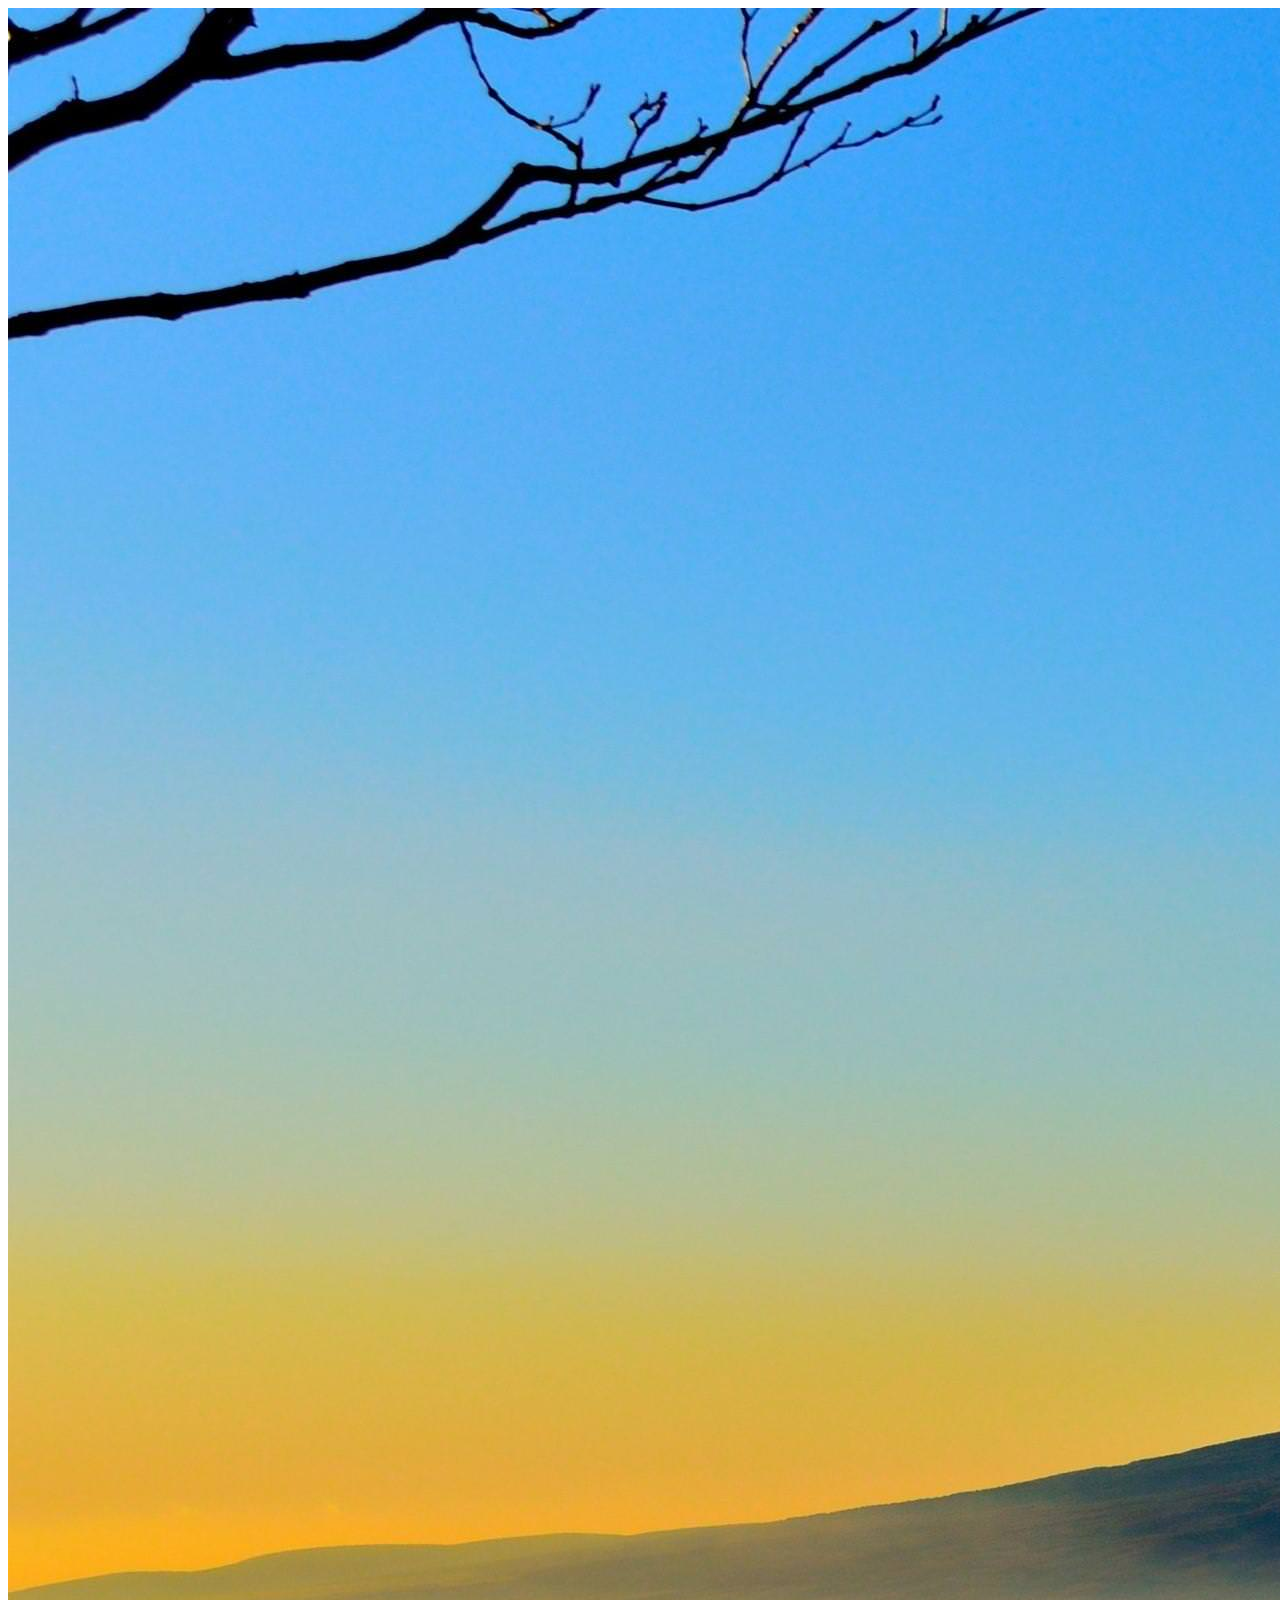
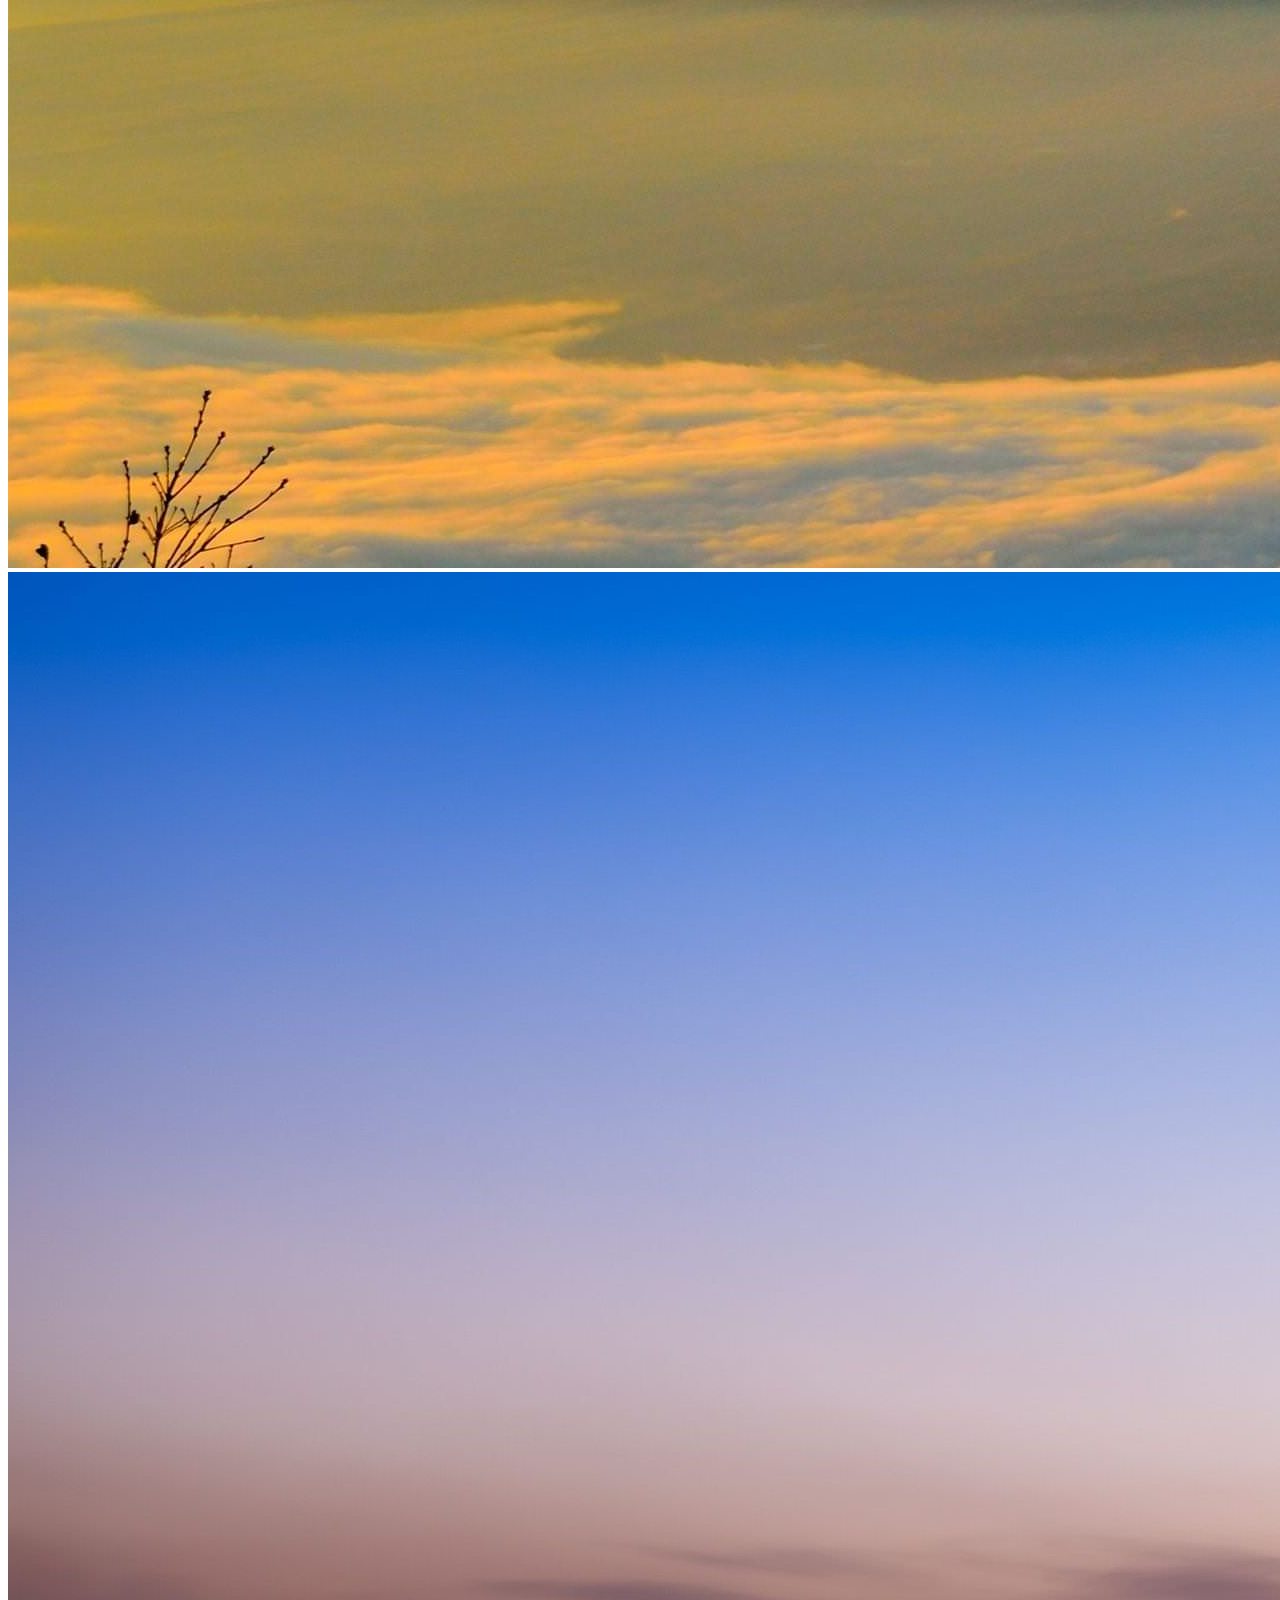
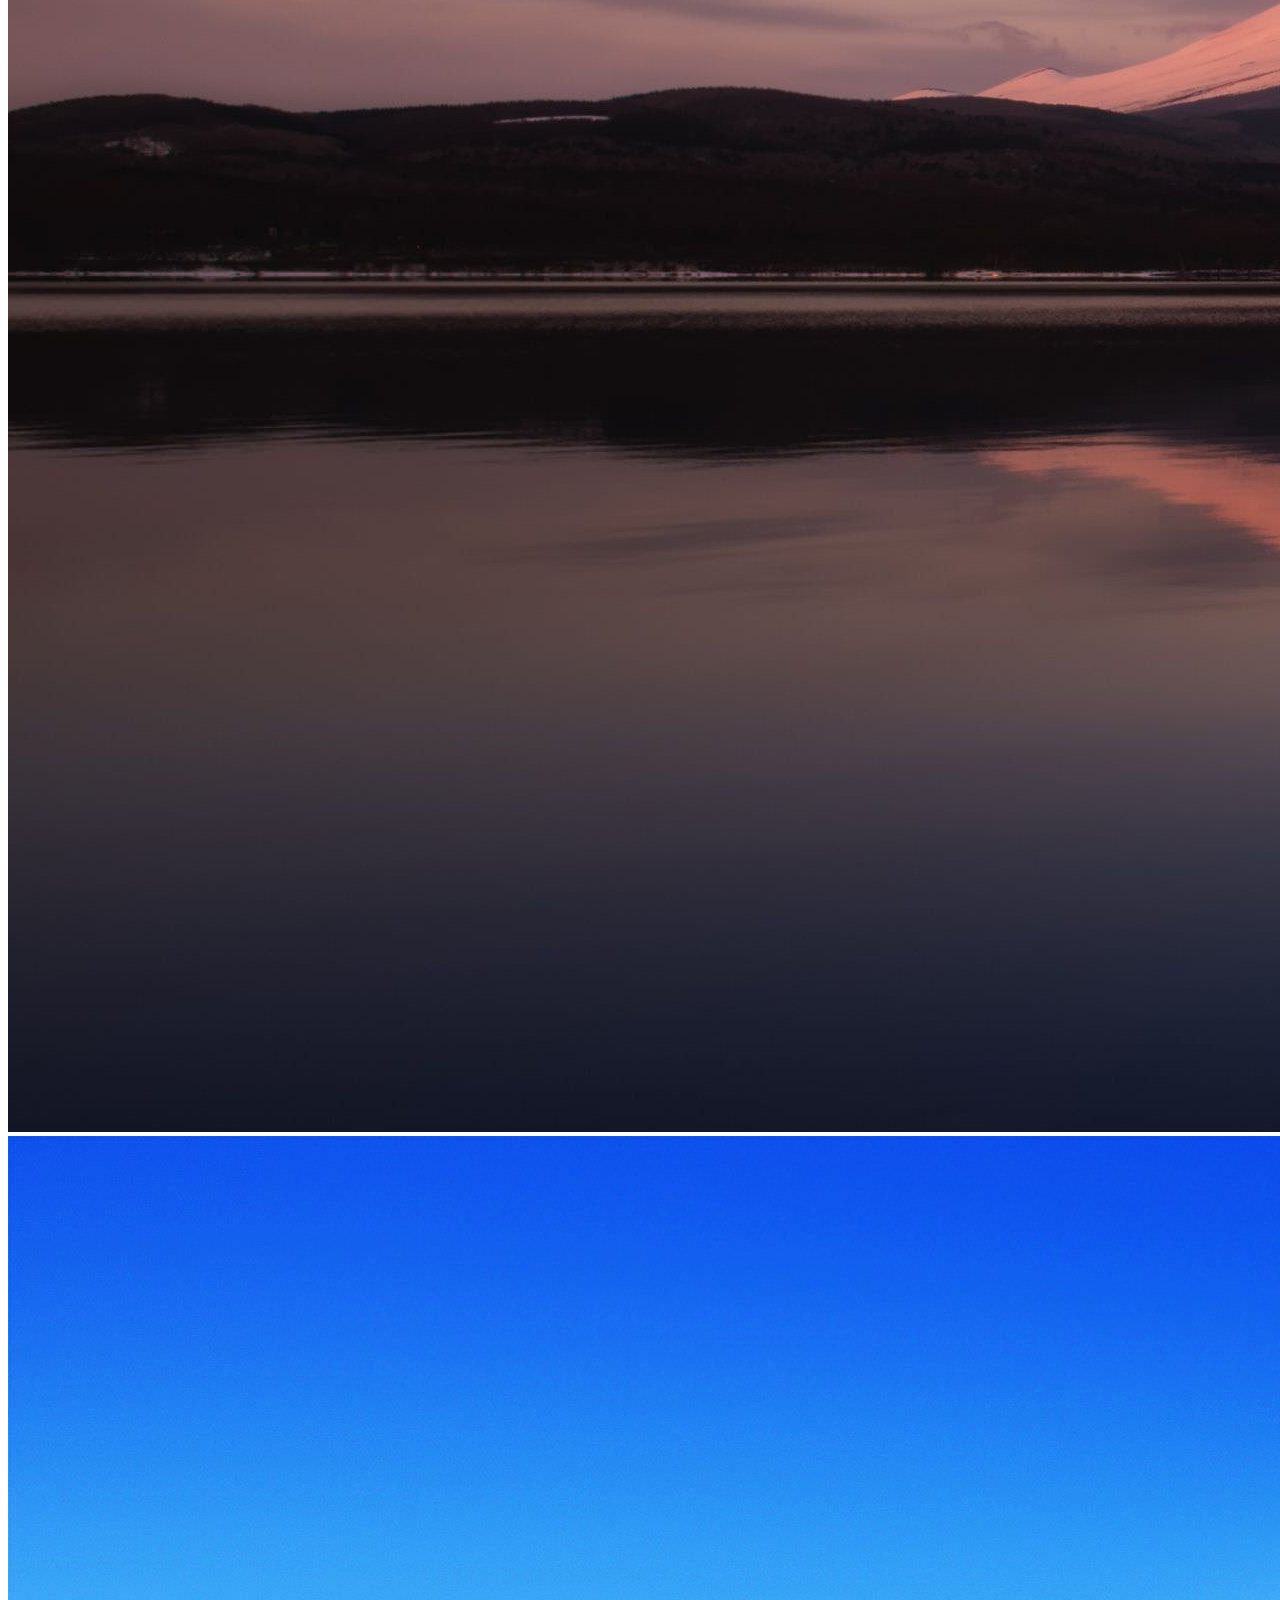
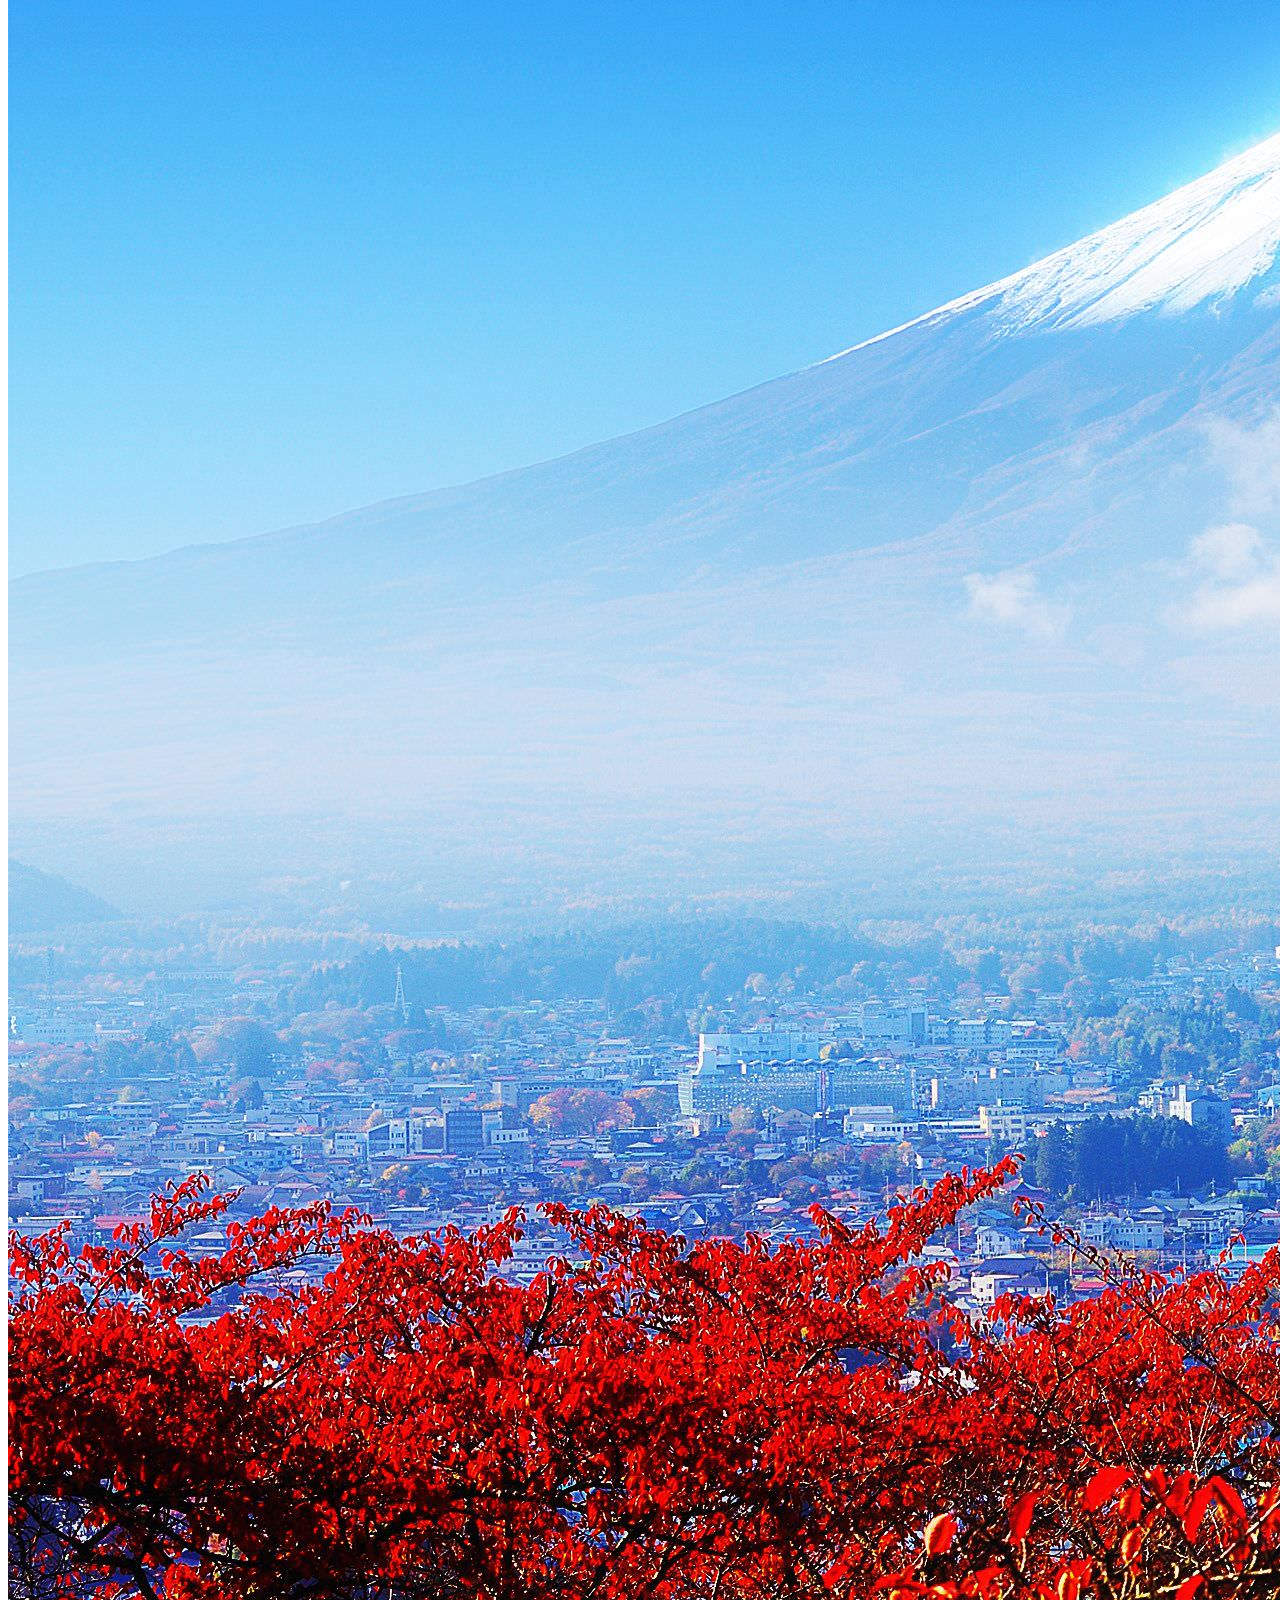
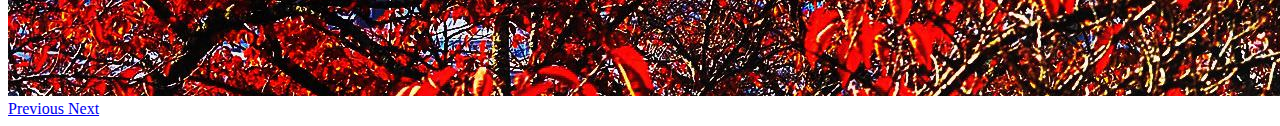
<file: fuji.html>
<!DOCTYPE html>
<html lang="en" dir="ltr">

<head>
  <meta charset="utf-8">
  <link rel="stylesheet" href="https://stackpath.bootstrapcdn.com/bootstrap/4.1.3/css/bootstrap.min.css" integrity="sha384-MCw98/SFnGE8fJT3GXwEOngsV7Zt27NXFoaoApmYm81iuXoPkFOJwJ8ERdknLPMO" crossorigin="anonymous">
  <script src="https://code.jquery.com/jquery-3.2.1.slim.min.js" integrity="sha384-KJ3o2DKtIkvYIK3UENzmM7KCkRr/rE9/Qpg6aAZGJwFDMVNA/GpGFF93hXpG5KkN" crossorigin="anonymous"></script>
  <script src="https://cdnjs.cloudflare.com/ajax/libs/popper.js/1.12.9/umd/popper.min.js" integrity="sha384-ApNbgh9B+Y1QKtv3Rn7W3mgPxhU9K/ScQsAP7hUibX39j7fakFPskvXusvfa0b4Q" crossorigin="anonymous"></script>
  <script src="https://maxcdn.bootstrapcdn.com/bootstrap/4.0.0/js/bootstrap.min.js" integrity="sha384-JZR6Spejh4U02d8jOt6vLEHfe/JQGiRRSQQxSfFWpi1MquVdAyjUar5+76PVCmYl" crossorigin="anonymous"></script>
  <title></title>
</head>

<body>
  <div id="carouselExampleControls" class="carousel slide" data-ride="carousel">
    <div class="carousel-inner">
      <div class="carousel-item active">
        <img class="d-block w-100" src="css\images\fuji.jpg" alt="First slide">
      </div>
      <div class="carousel-item">
        <img class="d-block w-100" src="css\images\fuji2.jpg" alt="Second slide">
      </div>
      <div class="carousel-item">
        <img class="d-block w-100" src="css\images\fuji3.jpg" alt="Third slide">
      </div>
    </div>
    <a class="carousel-control-prev" href="#carouselExampleControls" role="button" data-slide="prev">
      <span class="carousel-control-prev-icon" aria-hidden="true"></span>
      <span class="sr-only">Previous</span>
    </a>
    <a class="carousel-control-next" href="#carouselExampleControls" role="button" data-slide="next">
      <span class="carousel-control-next-icon" aria-hidden="true"></span>
      <span class="sr-only">Next</span>
    </a>
  </div>
</body>

</html>
</file>
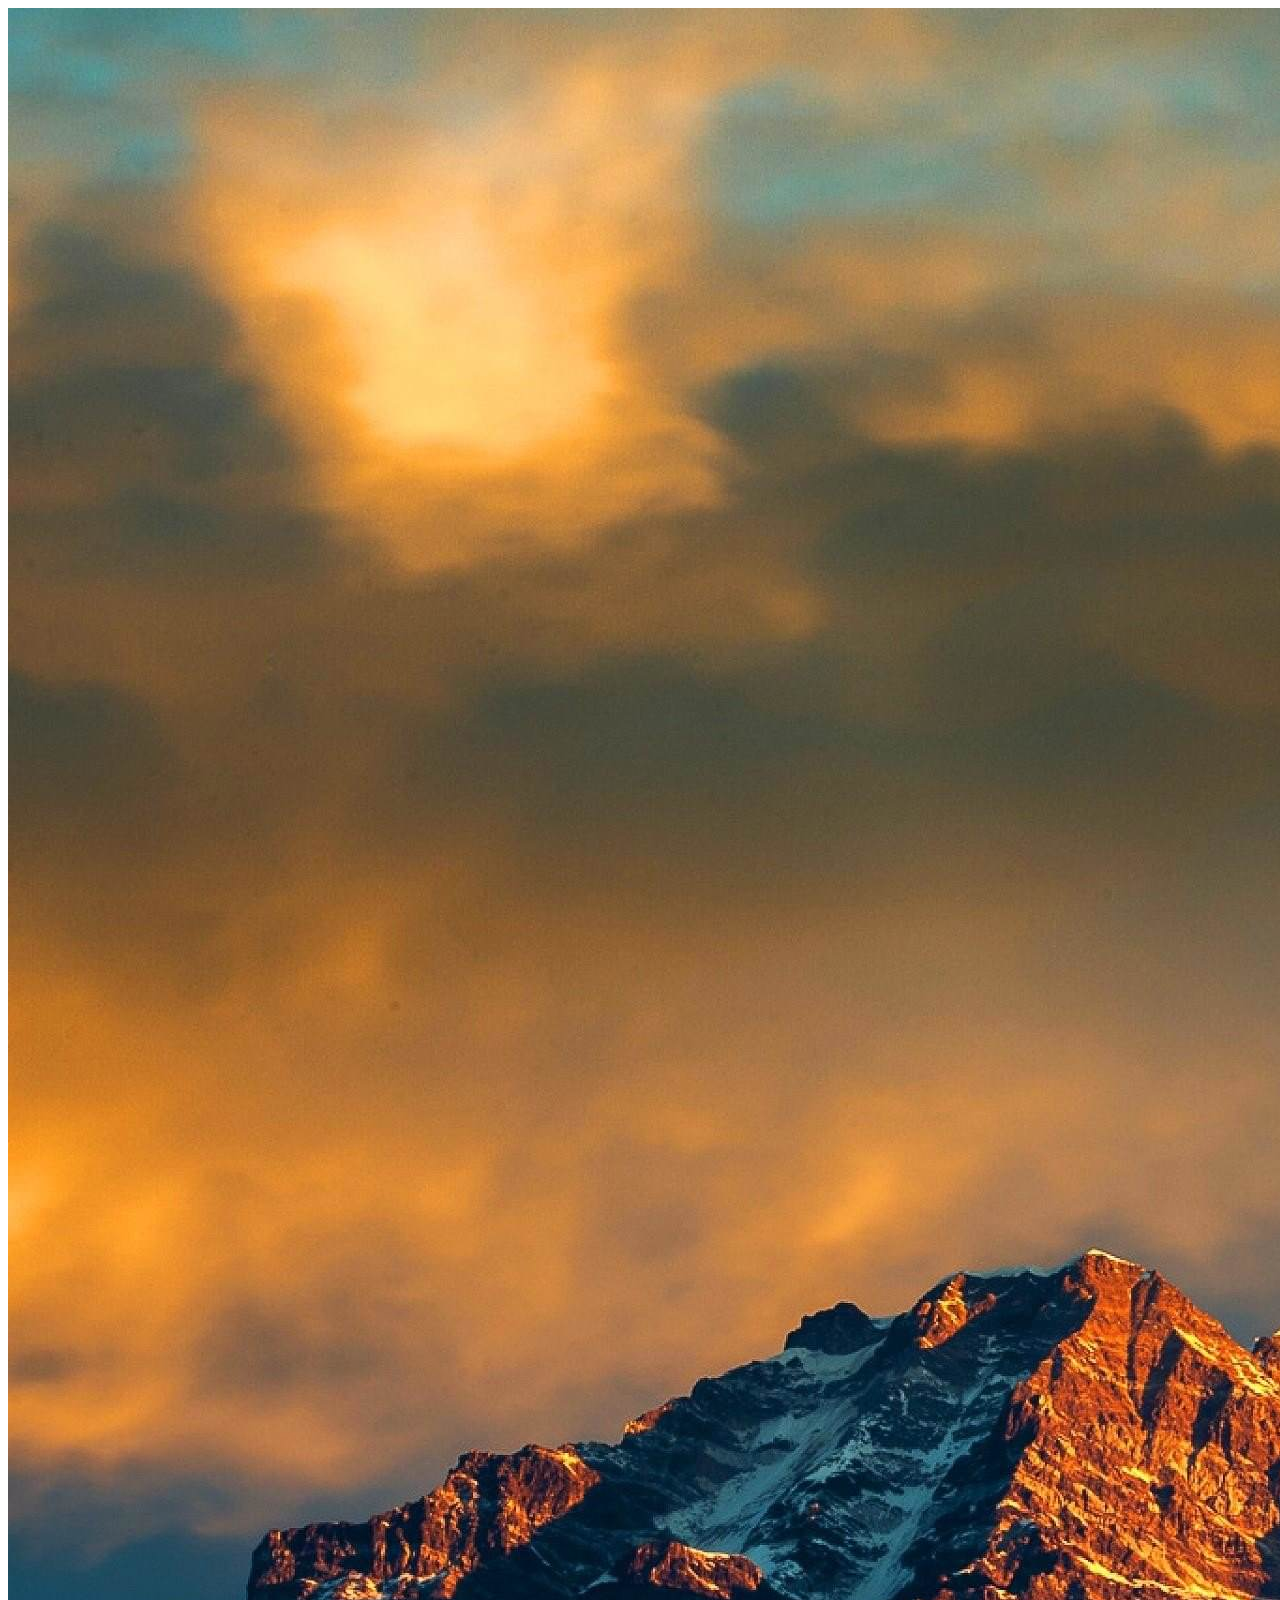
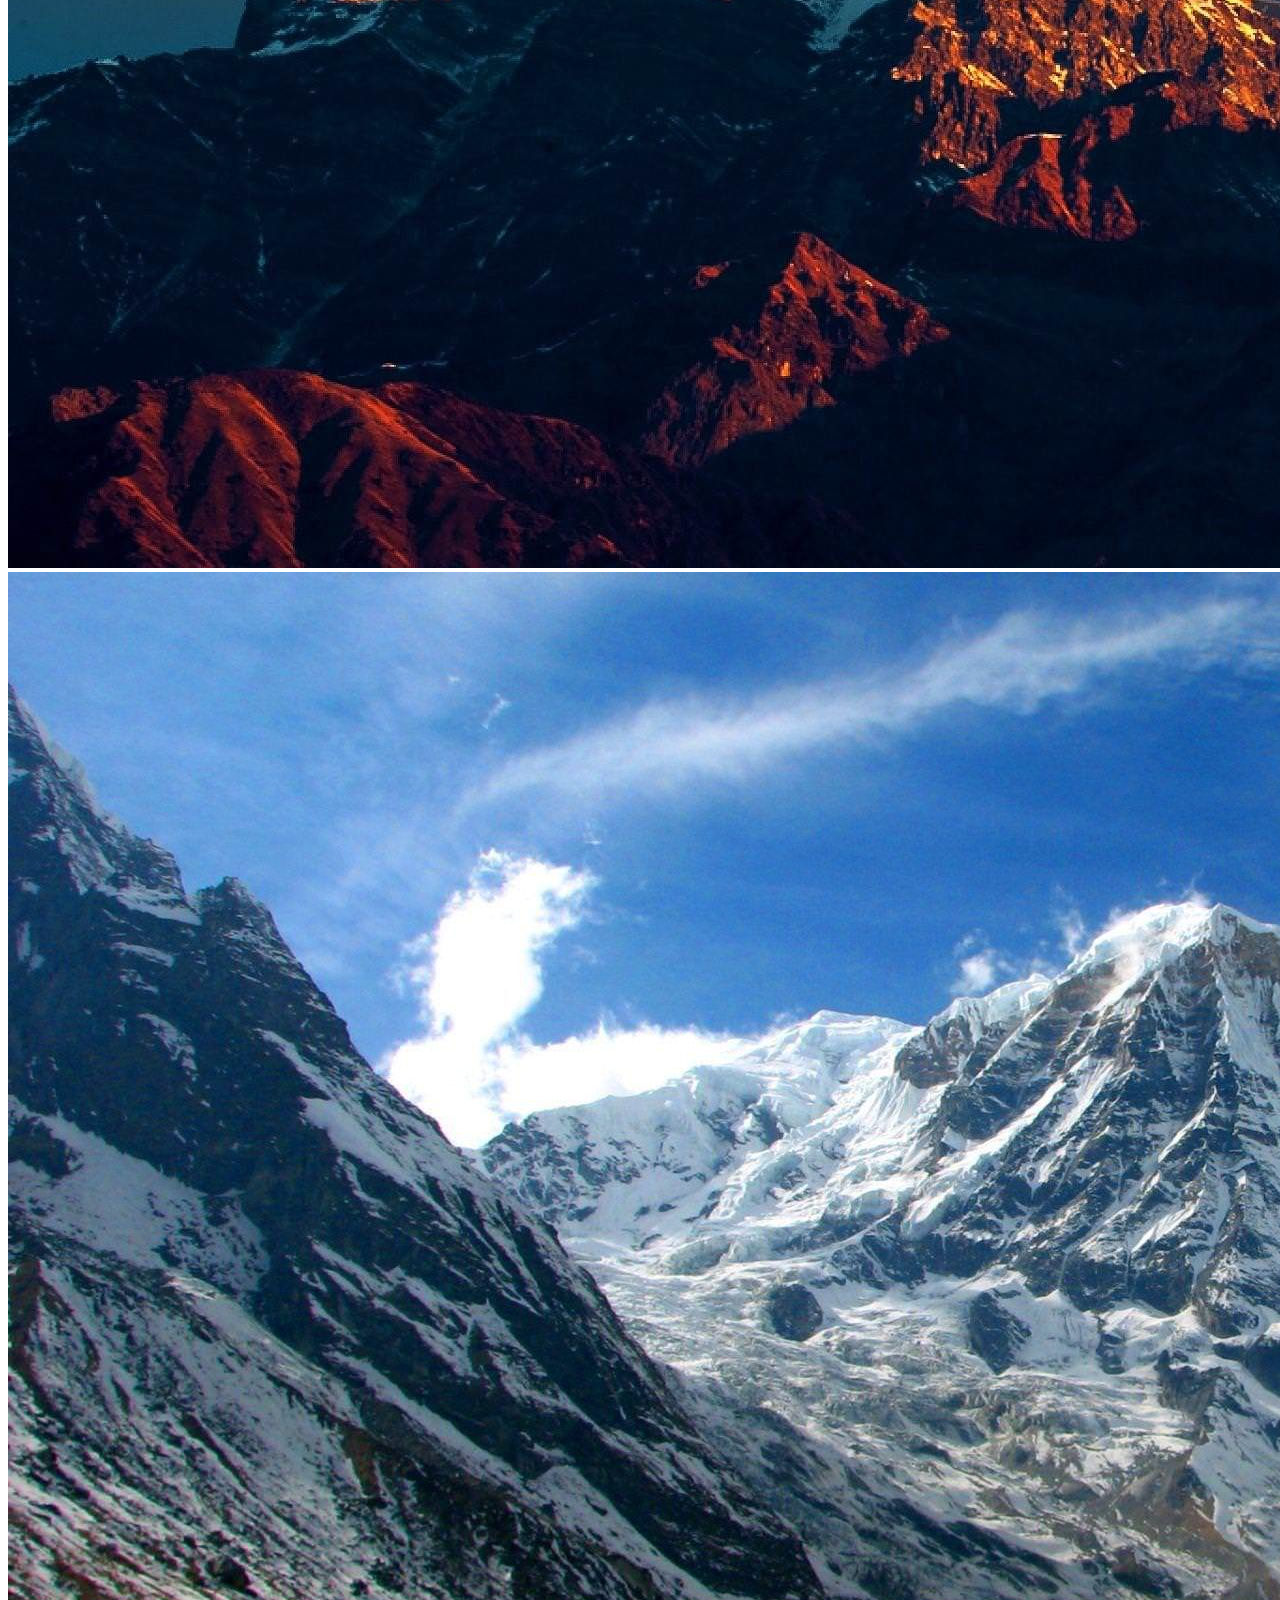
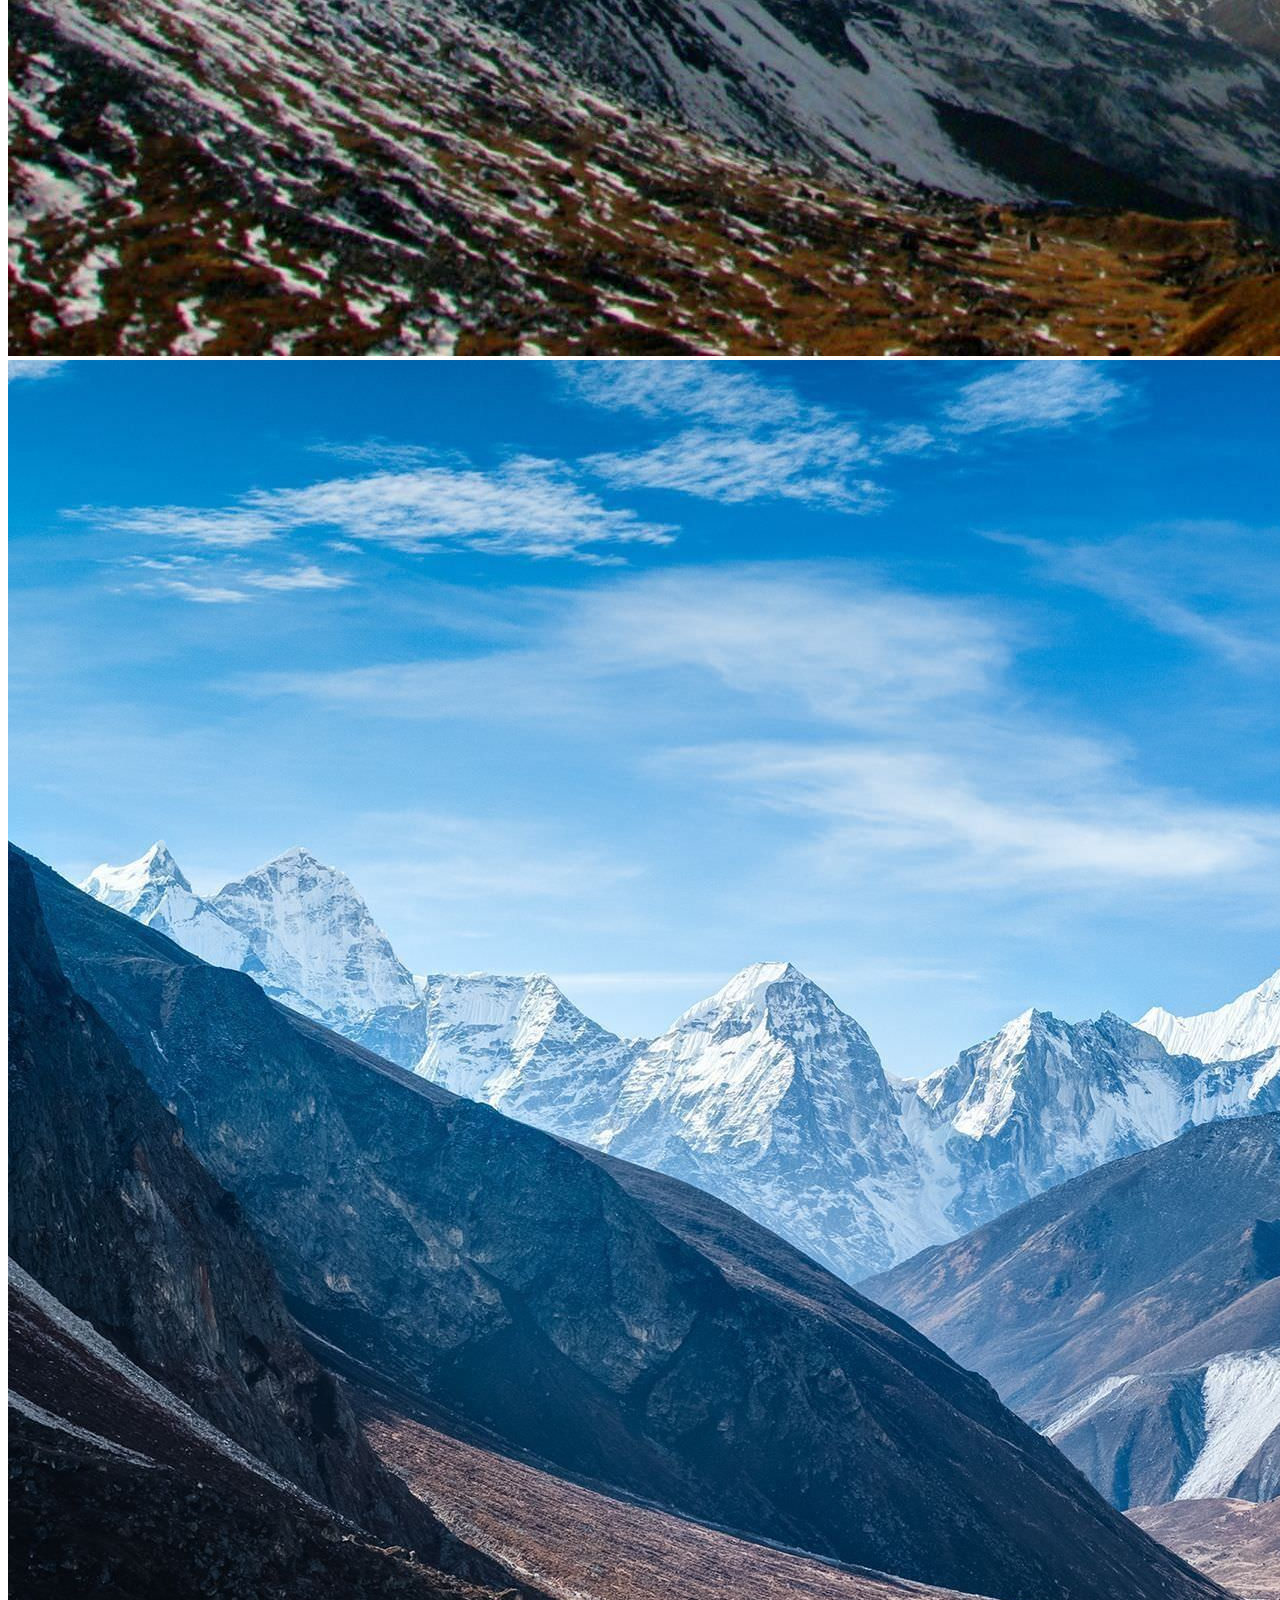
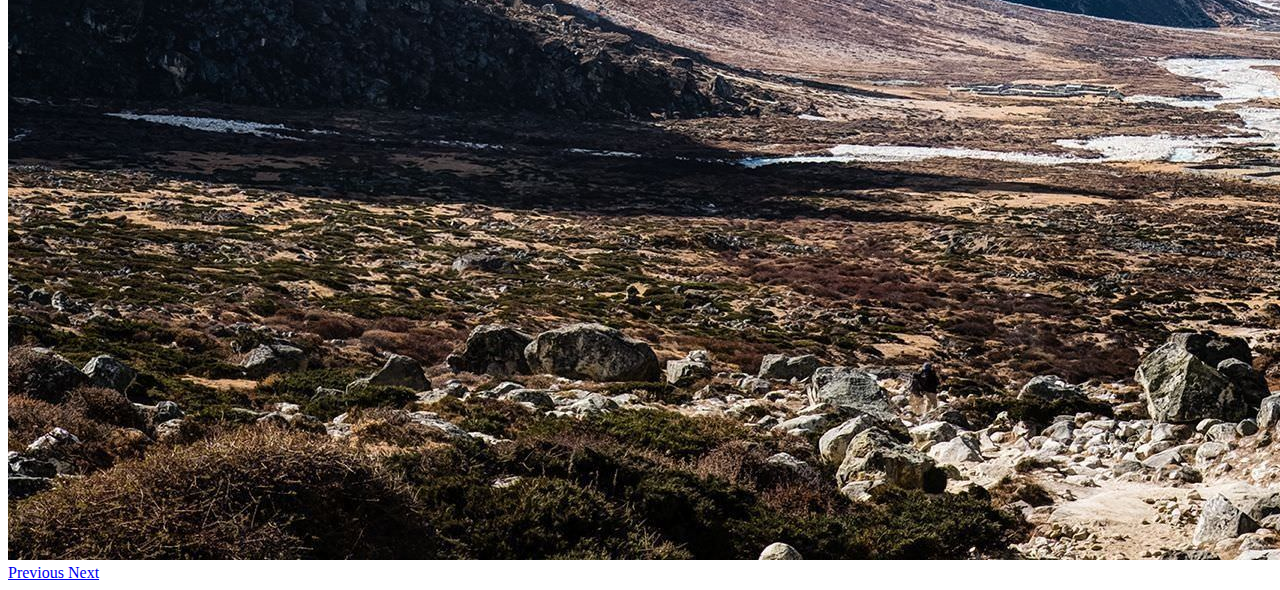
<file: himalaya.html>
<!DOCTYPE html>
<html lang="en" dir="ltr">

<head>
  <meta charset="utf-8">
  <link rel="stylesheet" href="https://stackpath.bootstrapcdn.com/bootstrap/4.1.3/css/bootstrap.min.css" integrity="sha384-MCw98/SFnGE8fJT3GXwEOngsV7Zt27NXFoaoApmYm81iuXoPkFOJwJ8ERdknLPMO" crossorigin="anonymous">
  <script src="https://code.jquery.com/jquery-3.2.1.slim.min.js" integrity="sha384-KJ3o2DKtIkvYIK3UENzmM7KCkRr/rE9/Qpg6aAZGJwFDMVNA/GpGFF93hXpG5KkN" crossorigin="anonymous"></script>
  <script src="https://cdnjs.cloudflare.com/ajax/libs/popper.js/1.12.9/umd/popper.min.js" integrity="sha384-ApNbgh9B+Y1QKtv3Rn7W3mgPxhU9K/ScQsAP7hUibX39j7fakFPskvXusvfa0b4Q" crossorigin="anonymous"></script>
  <script src="https://maxcdn.bootstrapcdn.com/bootstrap/4.0.0/js/bootstrap.min.js" integrity="sha384-JZR6Spejh4U02d8jOt6vLEHfe/JQGiRRSQQxSfFWpi1MquVdAyjUar5+76PVCmYl" crossorigin="anonymous"></script>
  <title></title>
</head>

<body>
  <div id="carouselExampleControls" class="carousel slide" data-ride="carousel">
    <div class="carousel-inner">
      <div class="carousel-item active">
        <img class="d-block w-100" src="css\images\himalaya.jpg" alt="First slide">
      </div>
      <div class="carousel-item">
        <img class="d-block w-100" src="css\images\himalaya2.jpg" alt="Second slide">
      </div>
      <div class="carousel-item">
        <img class="d-block w-100" src="css\images\himalaya3.jpg" alt="Third slide">
      </div>
    </div>
    <a class="carousel-control-prev" href="#carouselExampleControls" role="button" data-slide="prev">
      <span class="carousel-control-prev-icon" aria-hidden="true"></span>
      <span class="sr-only">Previous</span>
    </a>
    <a class="carousel-control-next" href="#carouselExampleControls" role="button" data-slide="next">
      <span class="carousel-control-next-icon" aria-hidden="true"></span>
      <span class="sr-only">Next</span>
    </a>
  </div>
</body>

</html>
</file>
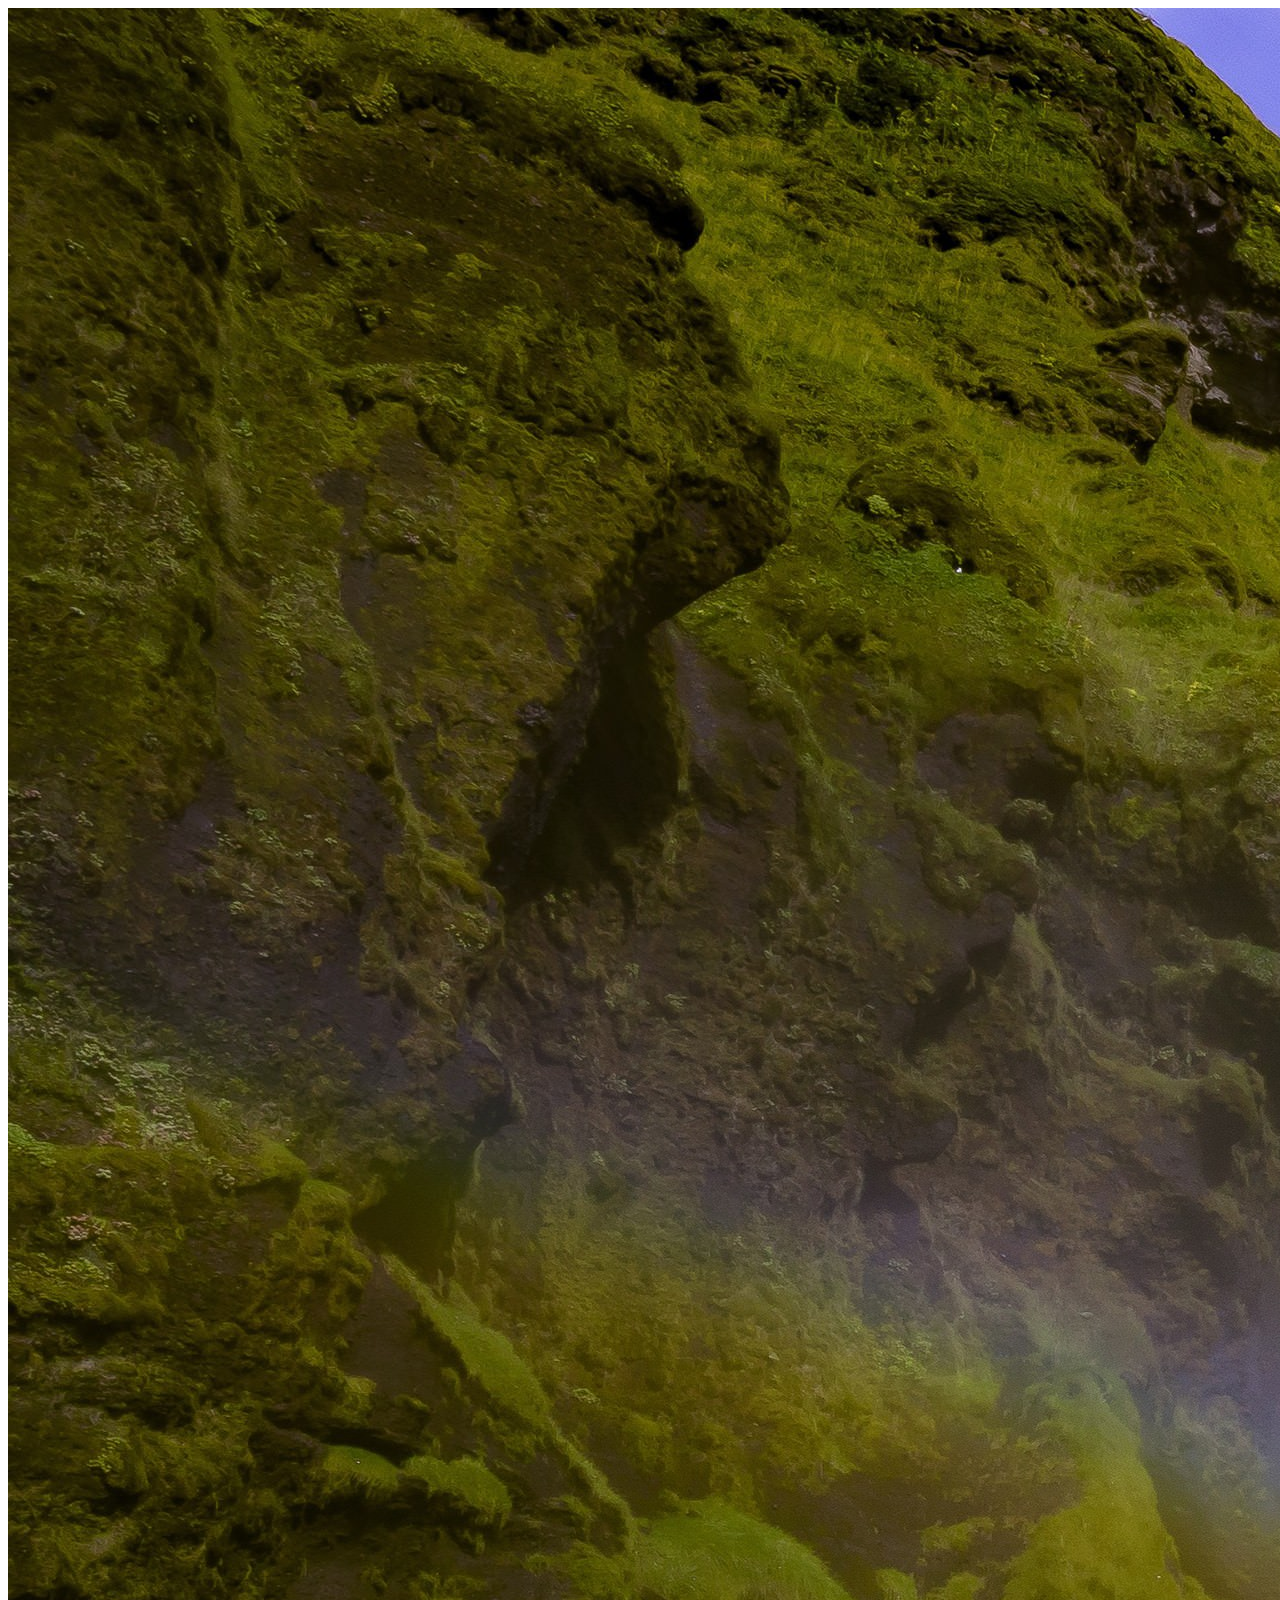
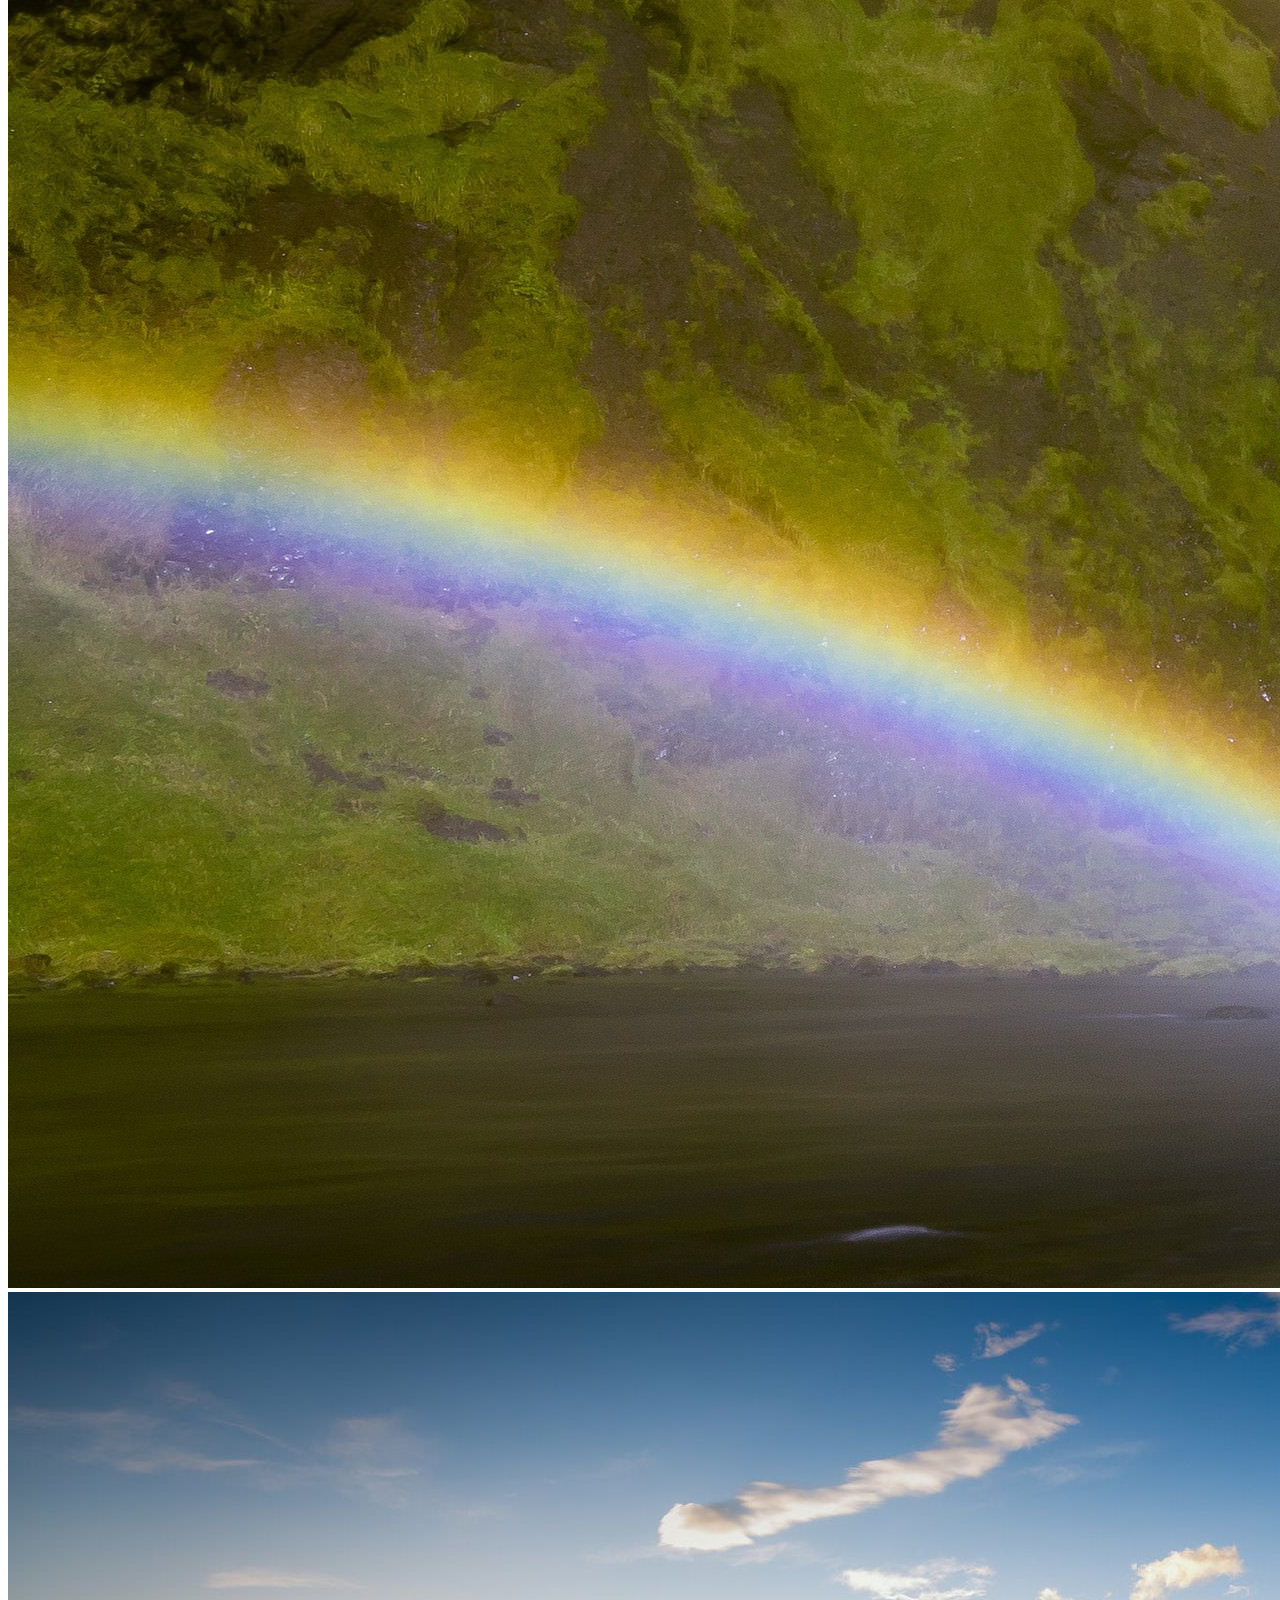
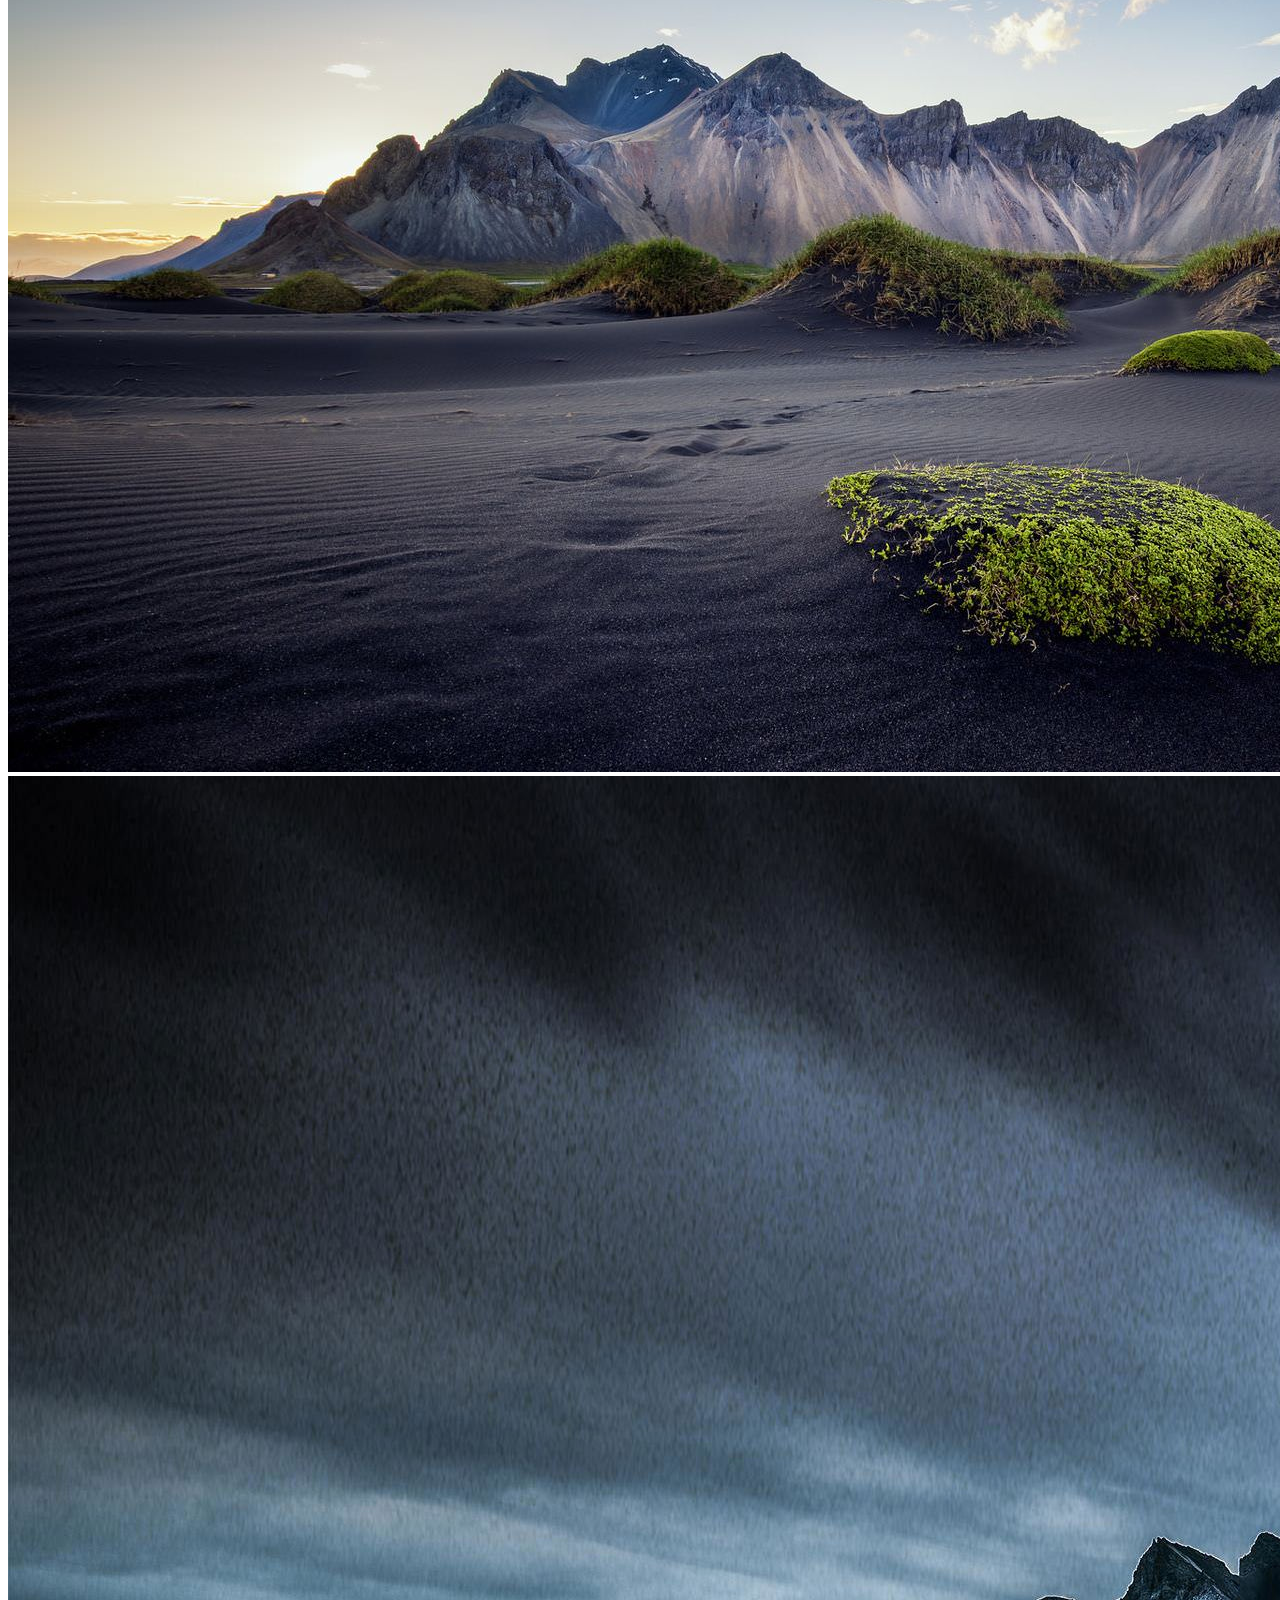
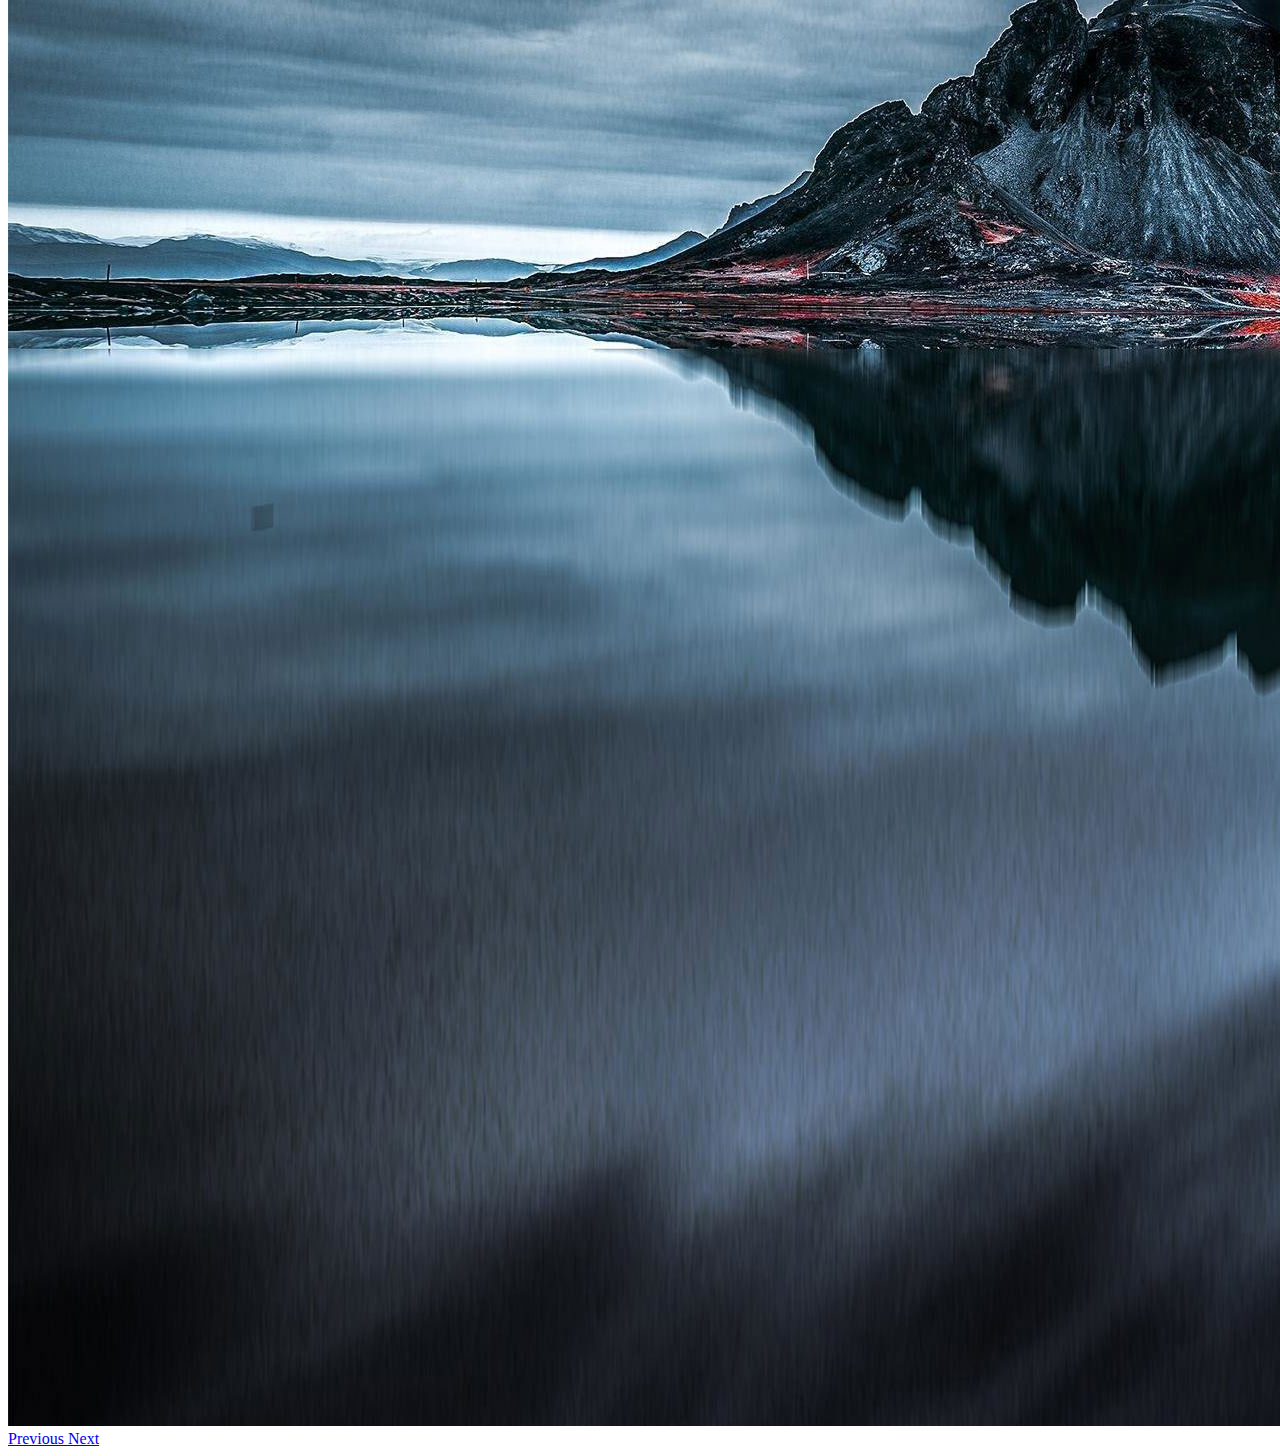
<file: iceland.html>
<!DOCTYPE html>
<html lang="en" dir="ltr">

<head>
  <meta charset="utf-8">
  <link rel="stylesheet" href="https://stackpath.bootstrapcdn.com/bootstrap/4.1.3/css/bootstrap.min.css" integrity="sha384-MCw98/SFnGE8fJT3GXwEOngsV7Zt27NXFoaoApmYm81iuXoPkFOJwJ8ERdknLPMO" crossorigin="anonymous">
  <script src="https://code.jquery.com/jquery-3.2.1.slim.min.js" integrity="sha384-KJ3o2DKtIkvYIK3UENzmM7KCkRr/rE9/Qpg6aAZGJwFDMVNA/GpGFF93hXpG5KkN" crossorigin="anonymous"></script>
  <script src="https://cdnjs.cloudflare.com/ajax/libs/popper.js/1.12.9/umd/popper.min.js" integrity="sha384-ApNbgh9B+Y1QKtv3Rn7W3mgPxhU9K/ScQsAP7hUibX39j7fakFPskvXusvfa0b4Q" crossorigin="anonymous"></script>
  <script src="https://maxcdn.bootstrapcdn.com/bootstrap/4.0.0/js/bootstrap.min.js" integrity="sha384-JZR6Spejh4U02d8jOt6vLEHfe/JQGiRRSQQxSfFWpi1MquVdAyjUar5+76PVCmYl" crossorigin="anonymous"></script>
  <title></title>
</head>

<body>
  <div id="carouselExampleControls" class="carousel slide" data-ride="carousel">
    <div class="carousel-inner">
      <div class="carousel-item active">
        <img class="d-block w-100" src="css\images\iceland.jpg" alt="First slide">
      </div>
      <div class="carousel-item">
        <img class="d-block w-100" src="css\images\iceland2.jpg" alt="Second slide">
      </div>
      <div class="carousel-item">
        <img class="d-block w-100" src="css\images\iceland3.jpg" alt="Third slide">
      </div>
    </div>
    <a class="carousel-control-prev" href="#carouselExampleControls" role="button" data-slide="prev">
      <span class="carousel-control-prev-icon" aria-hidden="true"></span>
      <span class="sr-only">Previous</span>
    </a>
    <a class="carousel-control-next" href="#carouselExampleControls" role="button" data-slide="next">
      <span class="carousel-control-next-icon" aria-hidden="true"></span>
      <span class="sr-only">Next</span>
    </a>
  </div>
</body>

</html>
</file>
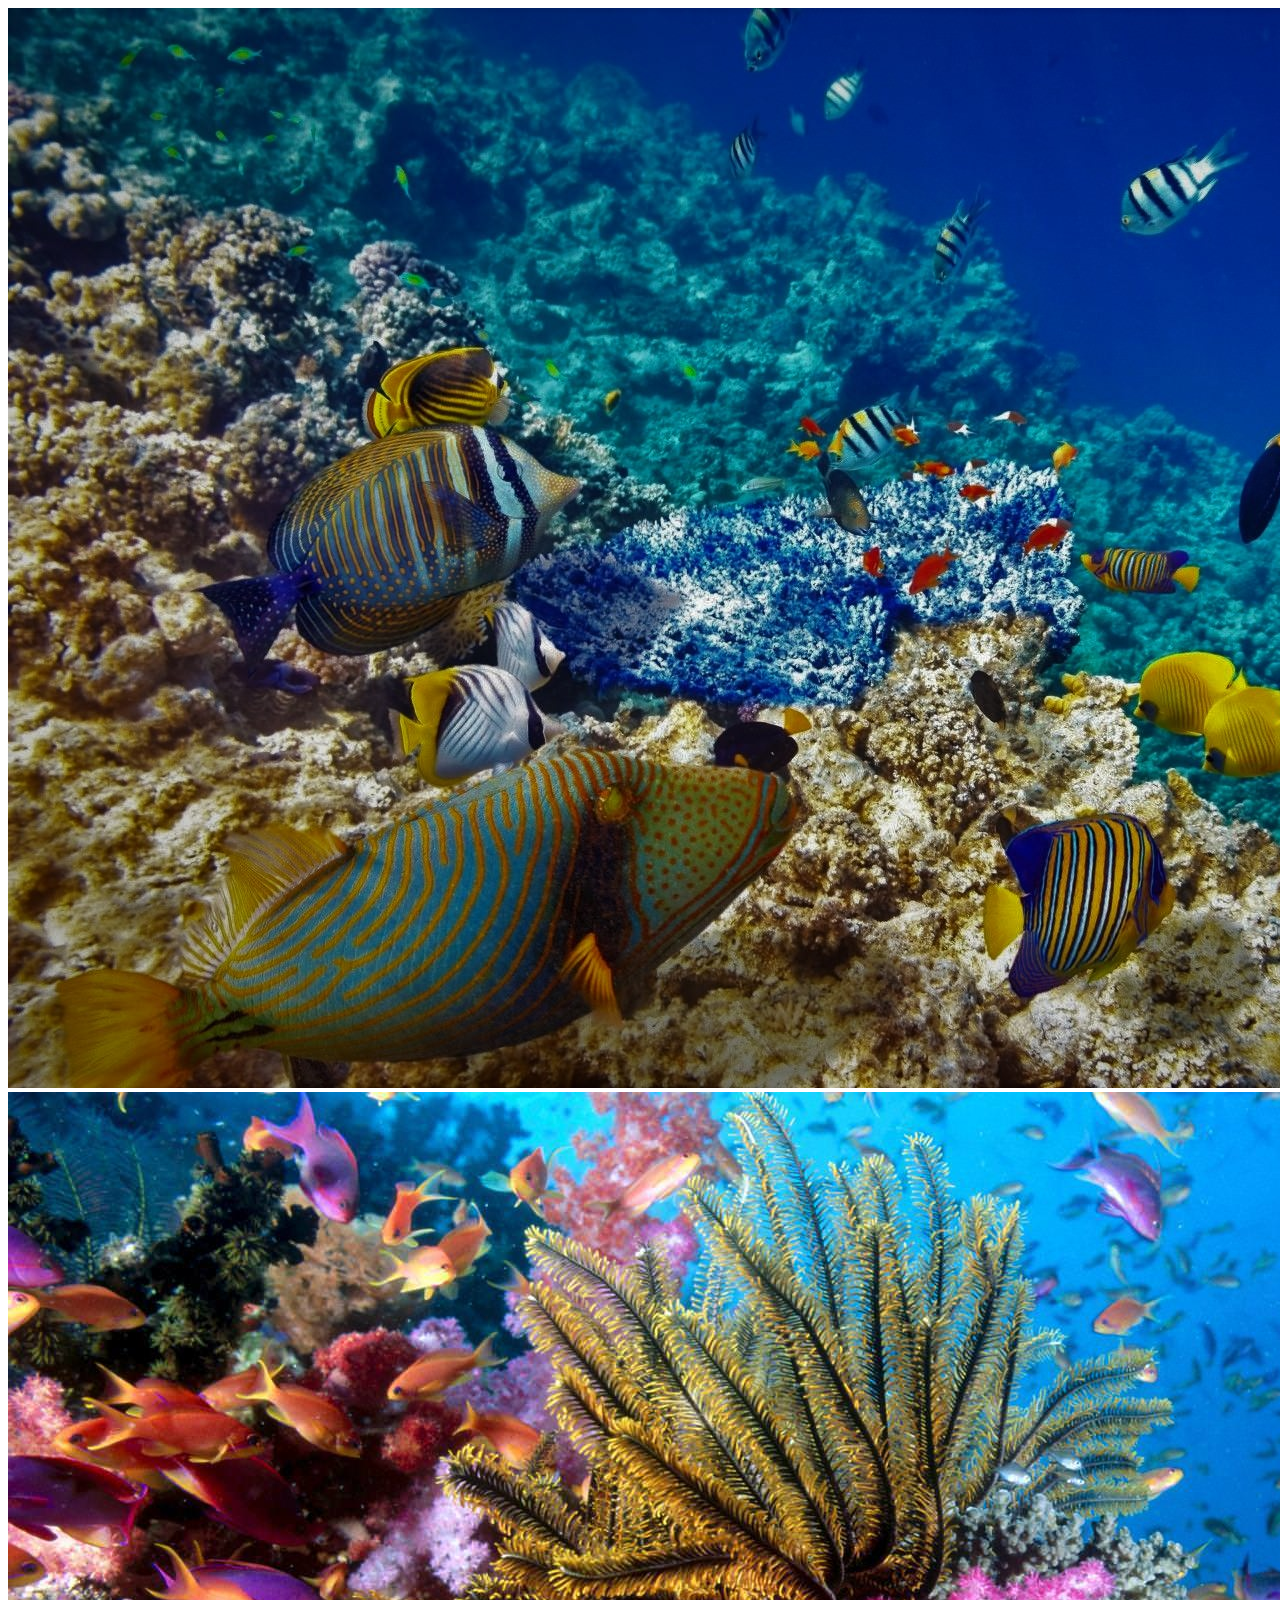
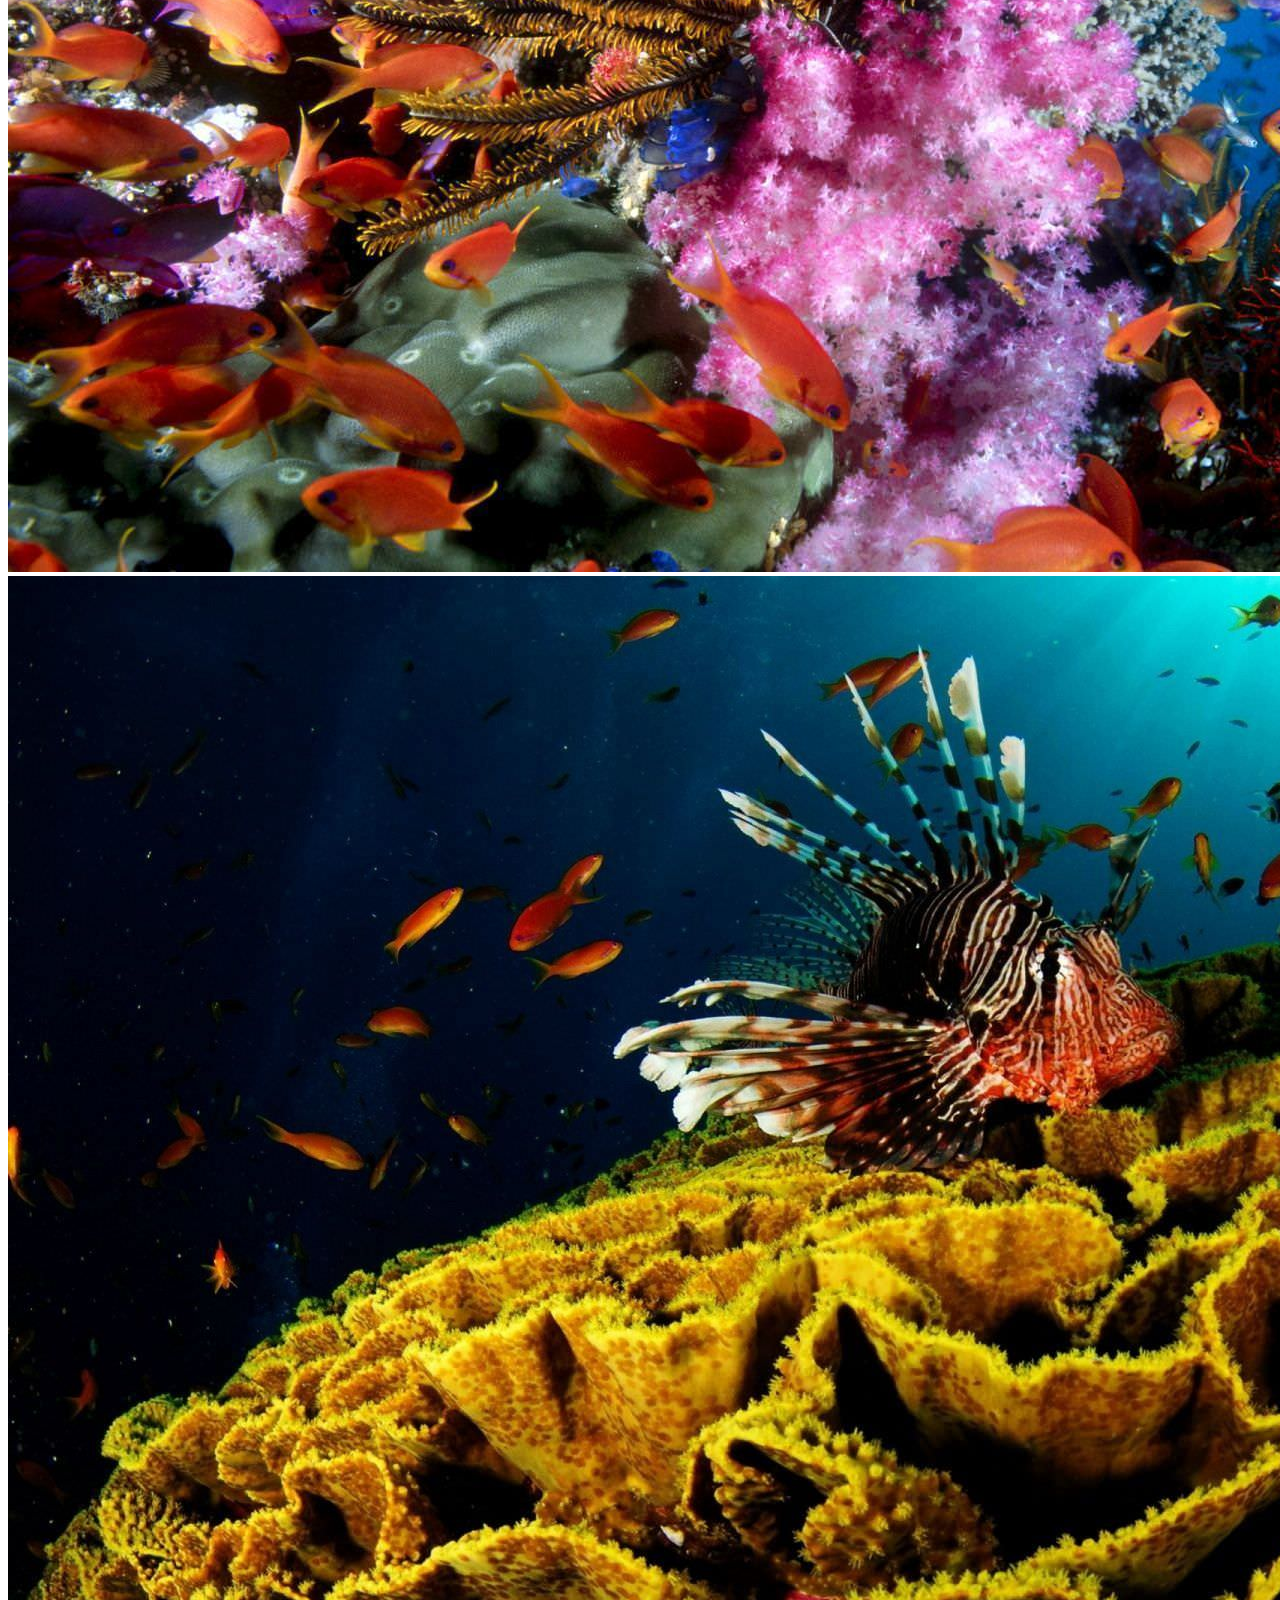
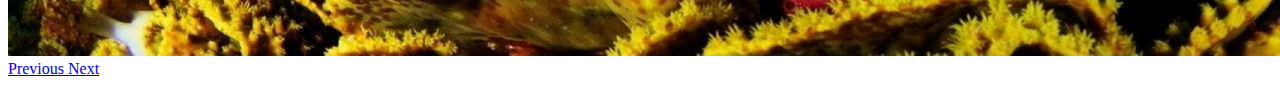
<file: Reef.html>
<!DOCTYPE html>
<html lang="en" dir="ltr">

<head>
  <meta charset="utf-8">
  <link rel="stylesheet" href="https://stackpath.bootstrapcdn.com/bootstrap/4.1.3/css/bootstrap.min.css" integrity="sha384-MCw98/SFnGE8fJT3GXwEOngsV7Zt27NXFoaoApmYm81iuXoPkFOJwJ8ERdknLPMO" crossorigin="anonymous">
  <script src="https://code.jquery.com/jquery-3.2.1.slim.min.js" integrity="sha384-KJ3o2DKtIkvYIK3UENzmM7KCkRr/rE9/Qpg6aAZGJwFDMVNA/GpGFF93hXpG5KkN" crossorigin="anonymous"></script>
  <script src="https://cdnjs.cloudflare.com/ajax/libs/popper.js/1.12.9/umd/popper.min.js" integrity="sha384-ApNbgh9B+Y1QKtv3Rn7W3mgPxhU9K/ScQsAP7hUibX39j7fakFPskvXusvfa0b4Q" crossorigin="anonymous"></script>
  <script src="https://maxcdn.bootstrapcdn.com/bootstrap/4.0.0/js/bootstrap.min.js" integrity="sha384-JZR6Spejh4U02d8jOt6vLEHfe/JQGiRRSQQxSfFWpi1MquVdAyjUar5+76PVCmYl" crossorigin="anonymous"></script>
  <title></title>
</head>

<body>
  <div id="carouselExampleControls" class="carousel slide" data-ride="carousel">
    <div class="carousel-inner">
      <div class="carousel-item active">
        <img class="d-block w-100" src="css\images\reef.jpg" alt="First slide">
      </div>
      <div class="carousel-item">
        <img class="d-block w-100" src="css\images\reef2.jpg" alt="Second slide">
      </div>
      <div class="carousel-item">
        <img class="d-block w-100" src="css\images\reef3.jpg" alt="Third slide">
      </div>
    </div>
    <a class="carousel-control-prev" href="#carouselExampleControls" role="button" data-slide="prev">
      <span class="carousel-control-prev-icon" aria-hidden="true"></span>
      <span class="sr-only">Previous</span>
    </a>
    <a class="carousel-control-next" href="#carouselExampleControls" role="button" data-slide="next">
      <span class="carousel-control-next-icon" aria-hidden="true"></span>
      <span class="sr-only">Next</span>
    </a>
  </div>
</body>

</html>
</file>
